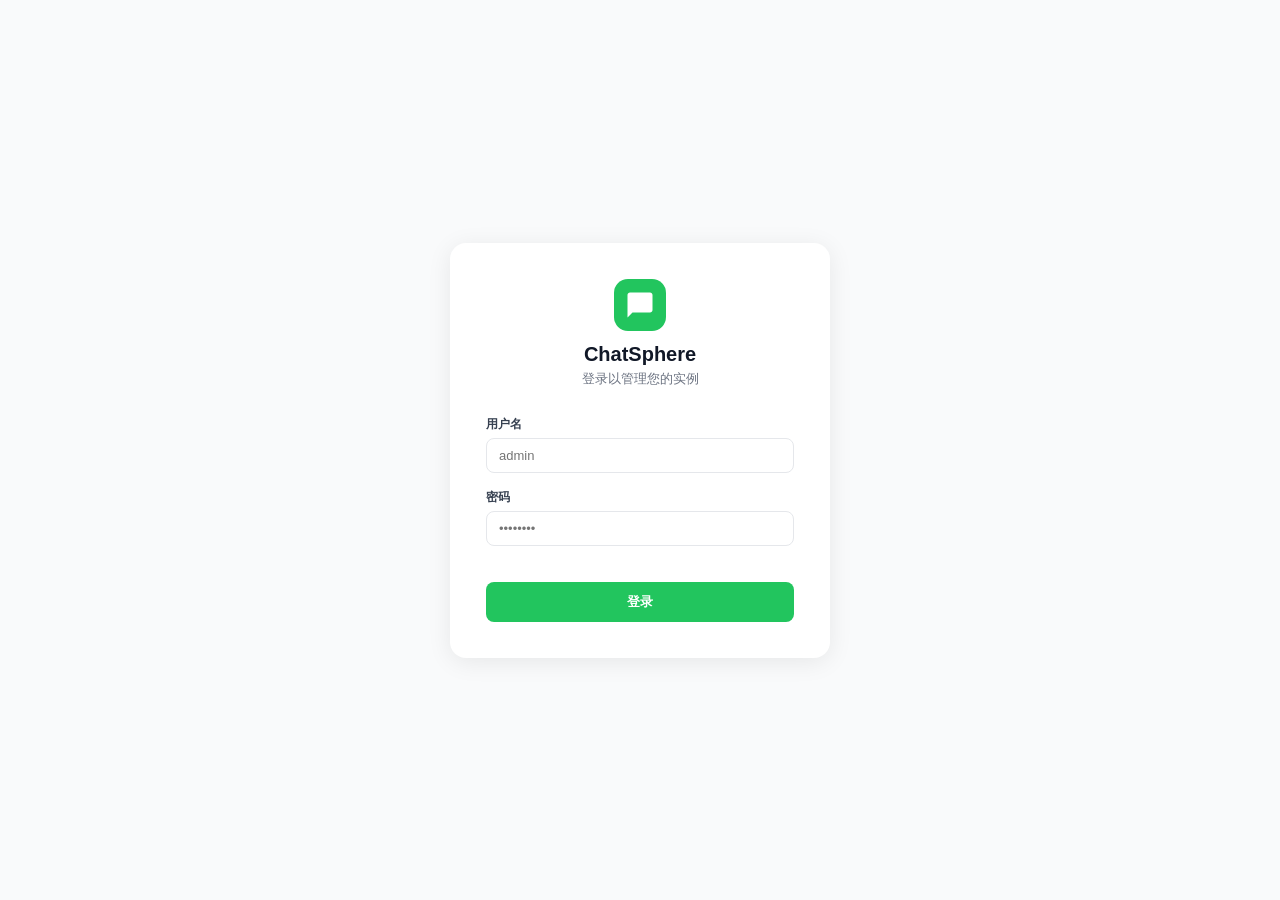
<file: web/admin/index.html>
<!DOCTYPE html>
<html lang="zh">
<head>
<meta charset="UTF-8">
<meta name="viewport" content="width=device-width, initial-scale=1.0">
<title>ChatSphere 管理后台</title>
<style>
*,*::before,*::after{box-sizing:border-box;margin:0;padding:0}
:root{
  --g:#22c55e;--gd:#16a34a;--gl:#dcfce7;
  --bg:#f9fafb;--white:#fff;--text:#111827;--muted:#6b7280;
  --border:#e5e7eb;--sidebar:#111827;--sidebar-text:#9ca3af;
  --danger:#ef4444;--warn:#f59e0b;--info:#3b82f6;
}
body{font-family:-apple-system,BlinkMacSystemFont,'Segoe UI',sans-serif;background:var(--bg);color:var(--text);min-height:100vh;display:flex}

#sidebar{width:220px;min-height:100vh;background:var(--sidebar);display:flex;flex-direction:column;flex-shrink:0;position:sticky;top:0;height:100vh;overflow-y:auto}
.logo{display:flex;align-items:center;gap:10px;padding:20px 16px;border-bottom:1px solid rgba(255,255,255,.08)}
.logo-icon{width:34px;height:34px;background:var(--g);border-radius:8px;display:flex;align-items:center;justify-content:center}
.logo-icon svg{width:20px;height:20px;fill:white}
.logo-name{color:white;font-size:16px;font-weight:700;letter-spacing:-.3px}
.logo-ver{color:#6b7280;font-size:11px}
nav{padding:12px 8px;flex:1}
.nav-section{font-size:10px;font-weight:600;color:#4b5563;text-transform:uppercase;letter-spacing:.8px;padding:8px 10px 4px}
.nav-item{display:flex;align-items:center;gap:10px;padding:9px 10px;border-radius:8px;cursor:pointer;color:var(--sidebar-text);font-size:13px;font-weight:500;transition:all .15s;text-decoration:none;user-select:none;margin-bottom:1px}
.nav-item:hover{background:rgba(255,255,255,.07);color:white}
.nav-item.active{background:rgba(34,197,94,.18);color:#4ade80}
.nav-item svg{width:17px;height:17px;fill:currentColor;flex-shrink:0}
.sidebar-footer{padding:12px;border-top:1px solid rgba(255,255,255,.08)}
.admin-pill{display:flex;align-items:center;gap:8px;padding:8px 10px;border-radius:8px;background:rgba(255,255,255,.06)}
.admin-avatar{width:28px;height:28px;border-radius:50%;background:var(--g);display:flex;align-items:center;justify-content:center;font-size:12px;font-weight:700;color:white}
.admin-name{color:white;font-size:12px;font-weight:600}
.admin-role{color:#6b7280;font-size:10px}
.logout-btn{background:none;border:none;color:#6b7280;cursor:pointer;font-size:11px;margin-top:8px;width:100%;text-align:center;transition:color .15s}
.logout-btn:hover{color:#ef4444}

#main{flex:1;overflow:hidden;display:flex;flex-direction:column}
.topbar{background:var(--white);border-bottom:1px solid var(--border);padding:0 24px;height:56px;display:flex;align-items:center;justify-content:space-between;flex-shrink:0}
.topbar-title{font-size:17px;font-weight:700}
.topbar-right{display:flex;align-items:center;gap:12px}
.btn{display:inline-flex;align-items:center;justify-content:center;gap:7px;padding:8px 16px;border-radius:8px;font-size:13px;font-weight:600;cursor:pointer;border:none;transition:all .15s}
.btn-primary{background:var(--g);color:white}.btn-primary:hover{background:var(--gd)}
.btn-danger{background:var(--danger);color:white}.btn-danger:hover{background:#dc2626}
.btn-outline{background:transparent;border:1.5px solid var(--border);color:var(--muted)}.btn-outline:hover{border-color:var(--g);color:var(--g)}
.btn-sm{padding:5px 12px;font-size:12px}
.btn-xs{padding:3px 8px;font-size:11px}
.content{flex:1;overflow-y:auto;padding:24px}

.stats-grid{display:grid;grid-template-columns:repeat(auto-fill,minmax(180px,1fr));gap:16px;margin-bottom:24px}
.stat-card{background:var(--white);border-radius:12px;padding:20px;border:1px solid var(--border)}
.stat-card-top{display:flex;align-items:center;justify-content:space-between;margin-bottom:12px}
.stat-icon{width:38px;height:38px;border-radius:10px;display:flex;align-items:center;justify-content:center}
.stat-icon.g{background:var(--gl)}.stat-icon.g svg{fill:var(--gd)}
.stat-icon.b{background:#dbeafe}.stat-icon.b svg{fill:#1d4ed8}
.stat-icon.o{background:#ffedd5}.stat-icon.o svg{fill:#c2410c}
.stat-icon.r{background:#fee2e2}.stat-icon.r svg{fill:#dc2626}
.stat-icon svg{width:20px;height:20px}
.stat-num{font-size:28px;font-weight:800;line-height:1}
.stat-label{font-size:12px;color:var(--muted);margin-top:4px}

.table-wrap{background:var(--white);border-radius:12px;border:1px solid var(--border);overflow:hidden}
.table-header{padding:16px 20px;border-bottom:1px solid var(--border);display:flex;align-items:center;justify-content:space-between;gap:12px}
.table-header h3{font-size:15px;font-weight:700}
.search-box{display:flex;align-items:center;gap:8px;border:1.5px solid var(--border);border-radius:8px;padding:6px 12px;font-size:13px;background:var(--bg)}
.search-box input{border:none;outline:none;background:transparent;font-size:13px;width:160px;color:var(--text)}
.search-box svg{width:15px;height:15px;fill:var(--muted);flex-shrink:0}
table{width:100%;border-collapse:collapse}
th{font-size:11px;font-weight:600;text-transform:uppercase;letter-spacing:.5px;color:var(--muted);padding:10px 16px;text-align:left;background:#f8fafc;border-bottom:1px solid var(--border)}
td{padding:12px 16px;border-bottom:1px solid #f3f4f6;font-size:13px;vertical-align:middle}
tr:last-child td{border-bottom:none}
tr:hover td{background:#fafafa}
.badge{display:inline-flex;align-items:center;padding:3px 9px;border-radius:20px;font-size:11px;font-weight:600}
.badge-green{background:var(--gl);color:#15803d}
.badge-blue{background:#dbeafe;color:#1e40af}
.badge-red{background:#fee2e2;color:#991b1b}
.badge-gray{background:#f3f4f6;color:#374151}
.badge-yellow{background:#fef9c3;color:#854d0e}
.user-cell{display:flex;align-items:center;gap:10px}
.u-avatar{width:30px;height:30px;border-radius:50%;display:flex;align-items:center;justify-content:center;font-size:12px;font-weight:700;color:white;flex-shrink:0}
.u-name{font-weight:600;font-size:13px}
.u-email{font-size:11px;color:var(--muted)}
.actions-cell{display:flex;gap:6px;flex-wrap:wrap}

.modal-backdrop{position:fixed;inset:0;background:rgba(0,0,0,.4);display:flex;align-items:center;justify-content:center;z-index:999;padding:16px}
.modal{background:var(--white);border-radius:16px;padding:28px;width:100%;max-width:480px;box-shadow:0 20px 60px rgba(0,0,0,.15)}
.modal h3{font-size:17px;font-weight:700;margin-bottom:16px}
.form-group{margin-bottom:16px}
.form-row-2{display:grid;grid-template-columns:1fr 1fr;gap:12px}
label{display:block;font-size:12px;font-weight:600;margin-bottom:5px;color:#374151}
input,select,textarea{width:100%;padding:9px 12px;border:1.5px solid var(--border);border-radius:8px;font-size:13px;outline:none;font-family:inherit;color:var(--text);background:var(--white)}
input:focus,select:focus,textarea:focus{border-color:var(--g)}
textarea{resize:vertical;min-height:80px}
.toggle-row{display:flex;align-items:center;justify-content:space-between;padding:10px 0}
.toggle{position:relative;display:inline-flex;width:38px;height:21px}
.toggle input{opacity:0;width:0;height:0}
.slider{position:absolute;inset:0;background:#d1d5db;border-radius:11px;cursor:pointer;transition:.3s}
.slider::before{content:'';position:absolute;width:15px;height:15px;left:3px;top:3px;background:white;border-radius:50%;transition:.3s}
.toggle input:checked+.slider{background:var(--g)}
.toggle input:checked+.slider::before{transform:translateX(17px)}
.modal-actions{display:flex;justify-content:flex-end;gap:8px;margin-top:20px}

.pagination{display:flex;align-items:center;justify-content:center;gap:4px;margin-top:16px}
.page-btn{width:32px;height:32px;border-radius:6px;border:1.5px solid var(--border);background:var(--white);cursor:pointer;font-size:13px;font-weight:500;transition:all .15s;display:flex;align-items:center;justify-content:center}
.page-btn.active{background:var(--g);border-color:var(--g);color:white}
.page-btn:hover:not(.active){border-color:var(--g);color:var(--g)}

.empty-state{text-align:center;padding:48px 24px;color:var(--muted)}
.empty-state svg{width:40px;height:40px;fill:var(--border);margin-bottom:12px}
.empty-state p{font-size:14px}
.tag{display:inline-block;padding:2px 8px;border-radius:4px;font-size:11px;font-weight:600;background:#f3f4f6;color:#374151}
.msg-content{max-width:360px;overflow:hidden;text-overflow:ellipsis;white-space:nowrap;font-size:13px}
.embed-box{background:#1e293b;border-radius:8px;padding:14px;font-family:'Courier New',monospace;font-size:12px;color:#94a3b8;white-space:pre;overflow-x:auto;margin-bottom:12px}
.embed-box .hl{color:#4ade80}
.section-tabs{display:flex;gap:2px;background:#f3f4f6;border-radius:8px;padding:3px;margin-bottom:20px}
.tab{padding:7px 16px;border-radius:6px;font-size:13px;font-weight:500;cursor:pointer;transition:all .15s;color:var(--muted)}
.tab.active{background:var(--white);color:var(--text);box-shadow:0 1px 4px rgba(0,0,0,.08)}
.notice{padding:12px 16px;border-radius:8px;font-size:13px;margin-bottom:16px}
.notice-info{background:#eff6ff;color:#1e40af;border:1px solid #bfdbfe}
.notice-warn{background:#fffbeb;color:#78350f;border:1px solid #fde68a}

.wgt-cfg{background:var(--white);border-radius:12px;border:1px solid var(--border);padding:20px;margin-bottom:20px}
.wgt-cfg h3{font-size:15px;font-weight:700;margin-bottom:16px}
.pos-grid{display:grid;grid-template-columns:1fr 1fr;gap:8px;max-width:280px}
.pos-btn{padding:10px;border:1.5px solid var(--border);border-radius:8px;cursor:pointer;font-size:12px;font-weight:500;text-align:center;transition:all .15s;background:var(--white)}
.pos-btn:hover{border-color:var(--g);color:var(--g)}
.pos-btn.active{border-color:var(--g);background:var(--gl);color:#15803d;font-weight:700}
.lang-btn{padding:4px 10px;border:1.5px solid var(--border);border-radius:6px;font-size:12px;font-weight:600;cursor:pointer;background:var(--white);color:var(--muted);transition:all .15s}
.lang-btn:hover{border-color:var(--g);color:var(--g)}
</style>
</head>
<body>

<div id="login-screen" style="flex:1;display:flex;align-items:center;justify-content:center;min-height:100vh;background:var(--bg)">
  <div style="background:white;border-radius:16px;padding:36px;width:380px;box-shadow:0 4px 24px rgba(0,0,0,.08)">
    <div style="text-align:center;margin-bottom:28px">
      <div style="width:52px;height:52px;background:#22c55e;border-radius:14px;display:flex;align-items:center;justify-content:center;margin:0 auto 12px">
        <svg width="30" height="30" viewBox="0 0 24 24" fill="white"><path d="M20 2H4c-1.1 0-2 .9-2 2v18l4-4h14c1.1 0 2-.9 2-2V4c0-1.1-.9-2-2-2z"/></svg>
      </div>
      <h2 style="font-size:20px;font-weight:800">ChatSphere</h2>
      <p id="l-subtitle" style="font-size:13px;color:#6b7280;margin-top:4px"></p>
    </div>
    <div class="form-group">
      <label id="l-label-user"></label>
      <input id="l-user" type="text" placeholder="admin" autocomplete="username">
    </div>
    <div class="form-group">
      <label id="l-label-pass"></label>
      <input id="l-pass" type="password" placeholder="••••••••" autocomplete="current-password">
    </div>
    <div id="l-err" style="color:#ef4444;font-size:12px;margin:-8px 0 12px;min-height:16px"></div>
    <button id="l-btn" class="btn btn-primary" style="width:100%;padding:11px" onclick="doLogin()"></button>
  </div>
</div>

<div id="modal-container"></div>

<script>
// ── i18n ──────────────────────────────────────────────────────────────────────
const L = {
  zh: {
    app_title:'ChatSphere 管理后台', login_subtitle:'登录以管理您的实例',
    username:'用户名', password:'密码', sign_in:'登录', sign_out:'退出登录',
    connecting_error:'连接错误，请重试', invalid_creds:'账号或密码错误，或权限不足',
    super_admin:'超级管理员',
    overview:'概览', dashboard:'仪表盘', content:'内容管理',
    channels:'频道', messages:'消息', reports:'举报',
    safety:'安全', moderation:'敏感词管理',
    people:'用户', users:'用户管理', configure:'配置',
    widget_embed:'嵌入设置',
    reg_users:'注册用户', total_msgs:'消息总数', active_channels:'活跃频道', pending_reports:'待处理举报',
    quick_start:'快速开始', quick_start_msg:'在您的网页中加入以下代码（放在 &lt;/body&gt; 前）即可嵌入聊天组件。前往',
    quick_start_link:'嵌入设置', quick_start_msg2:'查看嵌入代码。',
    new_channel:'+ 新建频道', name:'名称', description:'频道公告', status:'状态',
    default:'默认', anonymous:'允许匿名', actions:'操作',
    active:'活跃', inactive:'未启用', yes:'是', no:'否',
    edit:'编辑', remove:'移除', new_channel_title:'新建频道', edit_channel_title:'编辑频道',
    slug:'标识符', telegram_url:'Telegram 链接', max_msg_len:'最大消息长度', welcome_msg:'欢迎语',
    rate_limit:'发送限速（秒）', accent_color:'主题色',
    allow_active:'启用频道', allow_default:'设为默认频道', allow_anon:'允许匿名', allow_dm:'允许私聊',
    cancel:'取消', save:'保存',
    search_msg:'搜索消息…', user:'用户', message:'消息', channel:'频道', time:'时间', action:'操作',
    anon:'匿名', delete_btn:'删除',
    role:'角色', reputation:'等级', joined:'注册时间', ban:'封禁', unban:'解封', rep:'调整经验',
    pending:'待处理', resolved:'已处理', dismissed:'已忽略',
    report_id:'ID', msg_id:'消息ID', reason:'原因', reported:'举报时间',
    resolve:'处理', dismiss:'忽略',
    pattern:'规则模式', type:'类型', scope:'范围', added:'添加时间',
    add_rule:'+ 添加规则', bw_info:'敏感词在每条消息发送时检查。<strong>全局规则</strong>适用于所有频道；频道规则只适用于该频道。缓存每5分钟刷新。',
    global:'全局', literal:'精确匹配', regex:'正则',
    add_bw_title:'添加敏感词', bw_pattern:'匹配模式', bw_scope:'范围',
    bw_global:'全局（所有频道）', bw_regex_label:'正则表达式',
    bw_hint:'精确匹配：不区分大小写。正则：Go regexp 语法。', add:'添加规则',
    set_rep_title:'调整经验值', rep_score:'经验值（XP）',
    deactivate_confirm:'确认停用该频道？', delete_msg_confirm:'确认删除该消息？',
    ban_confirm:'确认封禁该用户？', remove_rule_confirm:'确认删除该规则？',
    no_channels:'暂无频道', no_messages:'未找到消息', no_users:'暂无用户',
    no_reports:'该分类下暂无举报', no_blocked_words:'暂无敏感词规则',
    loading:'加载中…',
    wgt_customize:'自定义配置', wgt_position:'位置',
    wgt_accent:'主题色', wgt_chat_title:'聊天标题', wgt_notice:'公告文字',
    wgt_title_placeholder:'聊天', wgt_notice_placeholder:'欢迎来到聊天室',
    wgt_pos_br:'右下角', wgt_pos_bl:'左下角', wgt_pos_tr:'右上角', wgt_pos_tl:'左上角',
    wgt_offset:'位距（px）', wgt_offset_hint:'距边缘像素数（8-80）',
    wgt_auto:'脚本标签嵌入（最简单）', wgt_manual:'手动初始化（更灵活）',
    wgt_preview:'实时预览', wgt_preview_desc:'该组件已在本页激活，可在对应位置找到聊天按钮。',
    copy:'复制', copied:'已复制！',
    bots:'机器人', new_bot:'+ 新建机器人', bot_name:'机器人名称', bot_avatar:'头像颜色',
    bot_channel:'绑定频道', bot_channel_all:'所有频道', bot_interval:'推送间隔（小时）',
    bot_webhook:'Webhook URL', bot_tg_token:'Telegram Bot Token', bot_tg_chat:'Telegram Chat ID',
    bot_active:'启用', bot_fire:'立即推送', new_bot_title:'新建机器人', edit_bot_title:'编辑机器人',
    bot_fire_confirm:'立即推送？', no_bots:'暂无机器人', bot_last_fired:'上次推送',
    bot_info:'机器人按设定间隔调用 Webhook 获取推荐内容并发送到频道。Webhook 需返回 JSON：{"cards":[{"title":"…","poster":"…","desc":"…","link":"…"}]}',
  },
  en: {
    app_title:'ChatSphere Admin', login_subtitle:'Sign in to manage your instance',
    username:'Username', password:'Password', sign_in:'Sign In', sign_out:'Sign Out',
    connecting_error:'Connection error, please retry', invalid_creds:'Invalid credentials or insufficient permission',
    super_admin:'Super Admin',
    overview:'Overview', dashboard:'Dashboard', content:'Content',
    channels:'Channels', messages:'Messages', reports:'Reports',
    safety:'Safety', moderation:'Moderation',
    people:'People', users:'Users', configure:'Configure',
    widget_embed:'Widget & Embed',
    reg_users:'Registered Users', total_msgs:'Total Messages', active_channels:'Active Channels', pending_reports:'Pending Reports',
    quick_start:'Quick Start', quick_start_msg:'Copy one of the snippets below and paste into your webpage before &lt;/body&gt;. Go to',
    quick_start_link:'Widget & Embed', quick_start_msg2:'to get the embed code.',
    new_channel:'+ New Channel', name:'Name', description:'Announcement', status:'Status',
    default:'Default', anonymous:'Anonymous', actions:'Actions',
    active:'Active', inactive:'Inactive', yes:'Yes', no:'No',
    edit:'Edit', remove:'Remove', new_channel_title:'New Channel', edit_channel_title:'Edit Channel',
    slug:'Slug', telegram_url:'Telegram URL', max_msg_len:'Max Msg Length', welcome_msg:'Welcome Message',
    rate_limit:'Rate Limit (s)', accent_color:'Accent Color',
    allow_active:'Active', allow_default:'Default Channel', allow_anon:'Allow Anonymous', allow_dm:'Allow DMs',
    cancel:'Cancel', save:'Save',
    search_msg:'Search messages…', user:'User', message:'Message', channel:'Channel', time:'Time', action:'Action',
    anon:'Anonymous', delete_btn:'Delete',
    role:'Role', reputation:'Level', joined:'Joined', ban:'Ban', unban:'Unban', rep:'Adjust XP',
    pending:'Pending', resolved:'Resolved', dismissed:'Dismissed',
    report_id:'ID', msg_id:'Msg ID', reason:'Reason', reported:'Reported',
    resolve:'Resolve', dismiss:'Dismiss',
    pattern:'Pattern', type:'Type', scope:'Scope', added:'Added',
    add_rule:'+ Add Rule', bw_info:'Blocked words are checked on every message. <strong>Global rules</strong> apply to all channels; channel-specific rules apply only to that channel. Cache refreshes every 5 minutes.',
    global:'Global', literal:'Literal', regex:'Regex',
    add_bw_title:'Add Blocked Word', bw_pattern:'Pattern', bw_scope:'Scope',
    bw_global:'Global (all channels)', bw_regex_label:'Regex pattern',
    bw_hint:'Literal: case-insensitive substring match. Regex: full Go regexp syntax.', add:'Add Rule',
    set_rep_title:'Adjust XP', rep_score:'Experience Points (XP)',
    deactivate_confirm:'Deactivate this channel?', delete_msg_confirm:'Delete this message?',
    ban_confirm:'Ban this user?', remove_rule_confirm:'Remove this rule?',
    no_channels:'No channels yet', no_messages:'No messages found', no_users:'No users yet',
    no_reports:'No reports in this category', no_blocked_words:'No blocked words configured',
    loading:'Loading…',
    wgt_customize:'Customize', wgt_position:'Position',
    wgt_accent:'Accent Color', wgt_chat_title:'Chat Title', wgt_notice:'Notice Text',
    wgt_title_placeholder:'Chat', wgt_notice_placeholder:'Welcome to chat',
    wgt_pos_br:'Bottom Right', wgt_pos_bl:'Bottom Left', wgt_pos_tr:'Top Right', wgt_pos_tl:'Top Left',
    wgt_offset:'Offset (px)', wgt_offset_hint:'Distance from edge in pixels (8-80)',
    wgt_auto:'Script tag (simplest)', wgt_manual:'Manual init (more control)',
    wgt_preview:'Live Preview', wgt_preview_desc:'The widget is active on this page. Look for the chat button.',
    copy:'Copy', copied:'Copied!',
    bots:'Bots', new_bot:'+ New Bot', bot_name:'Bot Name', bot_avatar:'Avatar Color',
    bot_channel:'Channel', bot_channel_all:'All Channels', bot_interval:'Interval (hours)',
    bot_webhook:'Webhook URL', bot_tg_token:'Telegram Bot Token', bot_tg_chat:'Telegram Chat ID',
    bot_active:'Active', bot_fire:'Fire Now', new_bot_title:'New Bot', edit_bot_title:'Edit Bot',
    bot_fire_confirm:'Fire this bot now?', no_bots:'No bots yet', bot_last_fired:'Last Fired',
    bot_info:'Bots call a Webhook URL on a schedule and post recommendation cards to the channel. The webhook must return JSON: {"cards":[{"title":"…","poster":"…","desc":"…","link":"…"}]}',
  }
}
let lang = localStorage.getItem('cs_lang') || 'zh'
function t(k) { return (L[lang]||L.zh)[k] || k }
function switchLang() {
  lang = lang === 'zh' ? 'en' : 'zh'
  localStorage.setItem('cs_lang', lang)
  applyLang()
}
function applyLang() {
  document.documentElement.lang = lang === 'zh' ? 'zh' : 'en'
  document.title = t('app_title')
  const ls = document.getElementById('login-screen')
  if (ls && ls.style.display !== 'none') {
    document.getElementById('l-subtitle').textContent = t('login_subtitle')
    document.getElementById('l-label-user').textContent = t('username')
    document.getElementById('l-label-pass').textContent = t('password')
    document.getElementById('l-btn').textContent = t('sign_in')
  }
  const lb = document.getElementById('lang-toggle')
  if (lb) lb.textContent = lang === 'zh' ? 'EN' : '中'
  document.querySelectorAll('[data-k]').forEach(el => { el.textContent = t(el.getAttribute('data-k')) })
  if (state.token && state.currentPage) show(state.currentPage)
}

// ── State ─────────────────────────────────────────────────────────────────────
const state = {
  token: null, user: null, channels: [], currentPage: 'dashboard', statsTimer: null,
  widgetCfg: { position: 'bottom-right', accent: '', title: '', notice: '', offset: 20 }
}

// ── API ───────────────────────────────────────────────────────────────────────
const api = {
  base: '/admin/api',
  async req(method, path, body) {
    const opts = { method, headers: { 'Content-Type': 'application/json' } }
    if (state.token) opts.headers['Authorization'] = 'Bearer ' + state.token
    if (body) opts.body = JSON.stringify(body)
    try {
      const r = await fetch(this.base + path, opts)
      if (r.status === 401) { logout(); return null }
      if (!r.ok) return null
      return r.json()
    } catch(e) { return null }
  },
  get(p)    { return this.req('GET', p) },
  post(p,b) { return this.req('POST', p, b) },
  put(p,b)  { return this.req('PUT', p, b) },
  del(p)    { return this.req('DELETE', p) },
}

// ── Auth ──────────────────────────────────────────────────────────────────────
async function doLogin() {
  const user = document.getElementById('l-user').value.trim()
  const pass = document.getElementById('l-pass').value
  if (!user || !pass) return
  try {
    const r = await fetch('/api/auth/login', {
      method: 'POST', headers: {'Content-Type':'application/json'},
      body: JSON.stringify({username: user, password: pass})
    })
    const d = await r.json()
    if (!d.token || d.user?.role !== 'admin') {
      document.getElementById('l-err').textContent = t('invalid_creds')
      return
    }
    state.token = d.token; state.user = d.user
    localStorage.setItem('cs_admin_token', d.token)
    showApp()
  } catch(e) {
    document.getElementById('l-err').textContent = t('connecting_error')
  }
}

function logout() {
  state.token = null; state.user = null
  if (state.statsTimer) { clearInterval(state.statsTimer); state.statsTimer = null }
  localStorage.removeItem('cs_admin_token')
  const sidebar = document.getElementById('sidebar')
  const appShell = document.getElementById('app-shell')
  if (sidebar) sidebar.remove()
  if (appShell) appShell.remove()
  document.getElementById('login-screen').style.display = 'flex'
  applyLang()
}

function showApp() {
  document.getElementById('login-screen').style.display = 'none'

  const aside = document.createElement('aside')
  aside.id = 'sidebar'
  aside.innerHTML = `
    <div class="logo">
      <div class="logo-icon"><svg viewBox="0 0 24 24"><path d="M20 2H4c-1.1 0-2 .9-2 2v18l4-4h14c1.1 0 2-.9 2-2V4c0-1.1-.9-2-2-2z"/></svg></div>
      <div><div class="logo-name">ChatSphere</div><div class="logo-ver">v1.0</div></div>
    </div>
    <nav>
      <div class="nav-section" data-k="overview"></div>
      <a class="nav-item active" onclick="show('dashboard')"><svg viewBox="0 0 24 24"><path d="M3 13h8V3H3v10zm0 8h8v-6H3v6zm10 0h8V11h-8v10zm0-18v6h8V3h-8z"/></svg><span data-k="dashboard"></span></a>
      <div class="nav-section" data-k="content"></div>
      <a class="nav-item" onclick="show('channels')"><svg viewBox="0 0 24 24"><path d="M20 2H4c-1.1 0-2 .9-2 2v18l4-4h14c1.1 0 2-.9 2-2V4c0-1.1-.9-2-2-2zm-2 10H6v-2h12v2zm0-3H6V7h12v2z"/></svg><span data-k="channels"></span></a>
      <a class="nav-item" onclick="show('messages')"><svg viewBox="0 0 24 24"><path d="M21.99 4c0-1.1-.89-2-1.99-2H4c-1.1 0-2 .9-2 2v12c0 1.1.9 2 2 2h14l4 4-.01-18z"/></svg><span data-k="messages"></span></a>
      <a class="nav-item" onclick="show('reports')"><svg viewBox="0 0 24 24"><path d="M12 2C6.48 2 2 6.48 2 12s4.48 10 10 10 10-4.48 10-10S17.52 2 12 2zm1 15h-2v-2h2v2zm0-4h-2V7h2v6z"/></svg><span data-k="reports"></span><span id="report-badge" style="margin-left:auto;background:#ef4444;color:white;font-size:10px;padding:1px 6px;border-radius:9px;display:none"></span></a>
      <div class="nav-section" data-k="safety"></div>
      <a class="nav-item" onclick="show('moderation')"><svg viewBox="0 0 24 24"><path d="M12 1L3 5v6c0 5.55 3.84 10.74 9 12 5.16-1.26 9-6.45 9-12V5l-9-4zm-1 14l-3-3 1.41-1.41L11 12.17l4.59-4.58L17 9l-6 6z"/></svg><span data-k="moderation"></span></a>
      <div class="nav-section" data-k="people"></div>
      <a class="nav-item" onclick="show('users')"><svg viewBox="0 0 24 24"><path d="M16 11c1.66 0 2.99-1.34 2.99-3S17.66 5 16 5c-1.66 0-3 1.34-3 3s1.34 3 3 3zm-8 0c1.66 0 2.99-1.34 2.99-3S9.66 5 8 5C6.34 5 5 6.34 5 8s1.34 3 3 3zm0 2c-2.33 0-7 1.17-7 3.5V19h14v-2.5c0-2.33-4.67-3.5-7-3.5zm8 0c-.29 0-.62.02-.97.05 1.16.84 1.97 1.97 1.97 3.45V19h6v-2.5c0-2.33-4.67-3.5-7-3.5z"/></svg><span data-k="users"></span></a>
      <div class="nav-section" data-k="configure"></div>
      <a class="nav-item" onclick="show('widget')"><svg viewBox="0 0 24 24"><path d="M20.5 11H19V7c0-1.1-.9-2-2-2h-4V3.5C13 2.12 11.88 1 10.5 1S8 2.12 8 3.5V5H4c-1.1 0-1.99.9-1.99 2v3.8H3.5c1.49 0 2.7 1.21 2.7 2.7s-1.21 2.7-2.7 2.7H2V20c0 1.1.9 2 2 2h3.8v-1.5c0-1.49 1.21-2.7 2.7-2.7 1.49 0 2.7 1.21 2.7 2.7V22H17c1.1 0 2-.9 2-2v-4h1.5c1.38 0 2.5-1.12 2.5-2.5S21.88 11 20.5 11z"/></svg><span data-k="widget_embed"></span></a>
      <a class="nav-item" onclick="show('bots')"><svg viewBox="0 0 24 24"><path d="M12 2a2 2 0 0 1 2 2c0 .74-.4 1.39-1 1.73V7h1a7 7 0 0 1 7 7H4a7 7 0 0 1 7-7h1V5.73c-.6-.34-1-.99-1-1.73a2 2 0 0 1 2-2M7 14v2h2v-2H7m8 0v2h2v-2h-2M4 21v-1c0-2.21 3.58-4 8-4s8 1.79 8 4v1H4z"/></svg><span data-k="bots"></span></a>
      <a class="nav-item" onclick="show('domains')"><svg viewBox="0 0 24 24"><path d="M11.99 2C6.47 2 2 6.48 2 12s4.47 10 9.99 10C17.52 22 22 17.52 22 12S17.52 2 11.99 2zm6.93 6h-2.95c-.32-1.25-.78-2.45-1.38-3.56 1.84.63 3.37 1.9 4.33 3.56zM12 4.04c.83 1.2 1.48 2.53 1.91 3.96h-3.82c.43-1.43 1.08-2.76 1.91-3.96zM4.26 14C4.1 13.36 4 12.69 4 12s.1-1.36.26-2h3.38c-.08.66-.14 1.32-.14 2s.06 1.34.14 2H4.26zm.82 2h2.95c.32 1.25.78 2.45 1.38 3.56-1.84-.63-3.37-1.9-4.33-3.56zm2.95-8H5.08c.96-1.66 2.49-2.93 4.33-3.56C8.81 5.55 8.35 6.75 8.03 8zM12 19.96c-.83-1.2-1.48-2.53-1.91-3.96h3.82c-.43 1.43-1.08 2.76-1.91 3.96zM14.34 14H9.66c-.09-.66-.16-1.32-.16-2s.07-1.35.16-2h4.68c.09.65.16 1.32.16 2s-.07 1.34-.16 2zm.25 5.56c.6-1.11 1.06-2.31 1.38-3.56h2.95c-.96 1.66-2.49 2.93-4.33 3.56zM16.36 14c.08-.66.14-1.32.14-2s-.06-1.34-.14-2h3.38c.16.64.26 1.31.26 2s-.1 1.36-.26 2h-3.38z"/></svg>允许域名</a>
    </nav>
    <div class="sidebar-footer">
      <div class="admin-pill">
        <div class="admin-avatar" id="sidebar-avatar">A</div>
        <div><div class="admin-name" id="sidebar-name">Admin</div><div class="admin-role" data-k="super_admin"></div></div>
      </div>
      <button class="logout-btn" onclick="logout()" data-k="sign_out"></button>
    </div>`
  document.body.insertBefore(aside, document.getElementById('modal-container'))

  const shell = document.createElement('div')
  shell.id = 'app-shell'
  shell.style.cssText = 'flex:1;overflow:hidden;display:flex;flex-direction:column'
  shell.innerHTML = `
    <div class="topbar">
      <div class="topbar-title" id="page-title"></div>
      <div class="topbar-right">
        <span id="topbar-domain" style="font-size:12px;color:#6b7280"></span>
        <button id="lang-toggle" class="lang-btn" onclick="switchLang()"></button>
      </div>
    </div>
    <div class="content" id="content"></div>`
  document.body.insertBefore(shell, document.getElementById('modal-container'))

  if (state.user) {
    document.getElementById('sidebar-name').textContent = state.user.username
    document.getElementById('sidebar-avatar').textContent = state.user.username[0].toUpperCase()
    document.getElementById('topbar-domain').textContent = window.location.hostname
  }
  document.querySelectorAll('[data-k]').forEach(el => { el.textContent = t(el.getAttribute('data-k')) })
  document.getElementById('lang-toggle').textContent = lang === 'zh' ? 'EN' : '中'
  show('dashboard')
  loadStats()
  if (state.statsTimer) clearInterval(state.statsTimer)
  state.statsTimer = setInterval(loadStats, 30000)
}

window.addEventListener('DOMContentLoaded', async () => {
  applyLang()
  const saved = localStorage.getItem('cs_admin_token')
  if (saved) {
    state.token = saved
    const d = await api.get('/stats')
    if (d) {
      try {
        const me = await fetch('/api/auth/me', {headers:{'Authorization':'Bearer '+saved}}).then(r=>r.json())
        if (me?.user?.role === 'admin') { state.user = me.user; showApp(); return }
      } catch(e) {}
    }
    localStorage.removeItem('cs_admin_token')
    state.token = null
  }
  document.getElementById('login-screen').style.display = 'flex'
  document.getElementById('l-user').addEventListener('keydown', e => e.key==='Enter' && doLogin())
  document.getElementById('l-pass').addEventListener('keydown', e => e.key==='Enter' && doLogin())
})

// ── Navigation ────────────────────────────────────────────────────────────────
function show(page) {
  state.currentPage = page
  document.querySelectorAll('.nav-item').forEach(el => el.classList.remove('active'))
  const map = {dashboard:0,channels:1,messages:2,reports:3,moderation:4,users:5,widget:6,bots:7}
  const items = document.querySelectorAll('.nav-item')
  if (items[map[page]] !== undefined) items[map[page]].classList.add('active')
  const titleKeys = {dashboard:'dashboard',channels:'channels',messages:'messages',reports:'reports',moderation:'moderation',users:'users',widget:'widget_embed',bots:'bots',domains:'允许域名'}
  document.getElementById('page-title').textContent = t(titleKeys[page] || page)
  const fns = {dashboard:renderDashboard,channels:renderChannels,messages:renderMessages,reports:renderReports,moderation:renderModeration,users:renderUsers,widget:renderWidget,bots:renderBots,domains:renderDomains}
  if (fns[page]) fns[page]()
}

// ── Dashboard ─────────────────────────────────────────────────────────────────
let stats = {}
async function loadStats() {
  stats = await api.get('/stats') || {}
  if (state.currentPage==='dashboard') renderDashboard()
  updateReportBadge()
}
function updateReportBadge() {
  const b = document.getElementById('report-badge')
  if (!b) return
  if (stats.pending_reports > 0) { b.textContent = stats.pending_reports; b.style.display = '' }
  else b.style.display = 'none'
}
function statCard(icon, num, label, cls) {
  return `<div class="stat-card">
    <div class="stat-card-top"><div class="stat-icon ${cls}">${icon}</div></div>
    <div class="stat-num">${num||0}</div><div class="stat-label">${label}</div>
  </div>`
}
function renderDashboard() {
  document.getElementById('content').innerHTML = `
    <div class="stats-grid">
      ${statCard('<svg viewBox="0 0 24 24"><path d="M16 11c1.66 0 2.99-1.34 2.99-3S17.66 5 16 5c-1.66 0-3 1.34-3 3s1.34 3 3 3zm-8 0c1.66 0 2.99-1.34 2.99-3S9.66 5 8 5C6.34 5 5 6.34 5 8s1.34 3 3 3zm0 2c-2.33 0-7 1.17-7 3.5V19h14v-2.5c0-2.33-4.67-3.5-7-3.5zm8 0c-.29 0-.62.02-.97.05 1.16.84 1.97 1.97 1.97 3.45V19h6v-2.5c0-2.33-4.67-3.5-7-3.5z"/></svg>',stats.users,t('reg_users'),'g')}
      ${statCard('<svg viewBox="0 0 24 24"><path d="M21.99 4c0-1.1-.89-2-1.99-2H4c-1.1 0-2 .9-2 2v12c0 1.1.9 2 2 2h14l4 4-.01-18z"/></svg>',stats.messages,t('total_msgs'),'b')}
      ${statCard('<svg viewBox="0 0 24 24"><path d="M20 2H4c-1.1 0-2 .9-2 2v18l4-4h14c1.1 0 2-.9 2-2V4c0-1.1-.9-2-2-2zm-2 10H6v-2h12v2zm0-3H6V7h12v2z"/></svg>',stats.channels,t('active_channels'),'o')}
      ${statCard('<svg viewBox="0 0 24 24"><path d="M12 2C6.48 2 2 6.48 2 12s4.48 10 10 10 10-4.48 10-10S17.52 2 12 2zm1 15h-2v-2h2v2zm0-4h-2V7h2v6z"/></svg>',stats.pending_reports,t('pending_reports'),'r')}
    </div>
    <div class="notice notice-info">
      <strong>${t('quick_start')}：</strong>${t('quick_start_msg')} <a href="#" onclick="show('widget')" style="color:#1d4ed8;font-weight:600">${t('quick_start_link')}</a>${t('quick_start_msg2')}
    </div>`
}

// ── Channels ──────────────────────────────────────────────────────────────────
async function renderChannels() {
  const data = await api.get('/channels')
  const channels = data?.channels || []
  state.channels = channels
  const rows = channels.map(c => `
    <tr>
      <td><strong>${esc(c.name)}</strong><br><small style="color:#6b7280">#${esc(c.slug)}</small></td>
      <td>${esc(c.description||'-')}</td>
      <td>${c.is_active?`<span class="badge badge-green">${t('active')}</span>`:`<span class="badge badge-gray">${t('inactive')}</span>`}</td>
      <td>${c.is_default?`<span class="badge badge-blue">${t('default')}</span>`:'-'}</td>
      <td>${c.allow_anonymous?t('yes'):t('no')}</td>
      <td class="actions-cell">
        <button class="btn btn-outline btn-xs" onclick="editChannel(${c.id})">${t('edit')}</button>
        <button class="btn btn-xs" style="background:#fee2e2;color:#991b1b" onclick="deleteChannel(${c.id})">${t('remove')}</button>
      </td>
    </tr>`).join('')
  document.getElementById('content').innerHTML = `
    <div style="display:flex;justify-content:flex-end;margin-bottom:16px">
      <button class="btn btn-primary" onclick="newChannel()">${t('new_channel')}</button>
    </div>
    <div class="table-wrap">
      <div class="table-header"><h3>${t('channels')}</h3></div>
      <table>
        <thead><tr><th>${t('name')}</th><th>${t('description')}</th><th>${t('status')}</th><th>${t('default')}</th><th>${t('anonymous')}</th><th>${t('actions')}</th></tr></thead>
        <tbody>${rows||emptyRow(6,t('no_channels'))}</tbody>
      </table>
    </div>`
}

function newChannel() { openChannelModal(null) }
async function editChannel(id) {
  const ch = state.channels.find(c=>c.id===id)
  if (ch) openChannelModal(ch)
}
async function deleteChannel(id) {
  if (!confirm(t('deactivate_confirm'))) return
  await api.del('/channels/'+id); renderChannels()
}
function openChannelModal(ch) {
  const isEdit = !!ch
  modal(`<h3>${isEdit?t('edit_channel_title'):t('new_channel_title')}</h3>
    <div class="form-row-2">
      <div class="form-group"><label>${t('name')}</label><input id="m-name" value="${esc(ch?.name||'')}"></div>
      <div class="form-group"><label>${t('slug')}</label><input id="m-slug" value="${esc(ch?.slug||'')}" ${isEdit?'':'oninput="autoSlug()"'}></div>
    </div>
    <div class="form-group"><label>${t('description')}</label><textarea id="m-desc">${esc(ch?.description||'')}</textarea></div>
    <div class="form-group"><label>${t('telegram_url')}</label><input id="m-tg" value="${esc(ch?.telegram_url||'')}"></div>
    <div class="form-group"><label>${t('welcome_msg')} <small style="color:#6b7280">${lang==='zh'?'（首次进入时对用户显示）':'(shown once to first-time visitors)'}</small></label><textarea id="m-welcome" rows="2">${esc(ch?.welcome_message||'')}</textarea></div>
    <div class="form-row-2">
      <div class="form-group"><label>${t('max_msg_len')}</label><input id="m-maxlen" type="number" value="${ch?.max_msg_length||200}"></div>
      <div class="form-group"><label>${t('rate_limit')}</label><input id="m-rate" type="number" value="${ch?.rate_limit_seconds||3}"></div>
    </div>
    <div class="form-group"><label>${t('accent_color')} <small style="color:#6b7280">(e.g. #f5a623)</small></label>
      <div style="display:flex;align-items:center;gap:8px">
        <input type="color" id="m-accent-pick" value="${ch?.accent_color||'#f5a623'}" style="width:40px;height:36px;padding:2px;border-radius:6px;cursor:pointer">
        <input id="m-accent" value="${esc(ch?.accent_color||'')}" placeholder="#f5a623" style="flex:1" oninput="syncColor(this.value)" maxlength="7">
      </div>
    </div>
    <div class="toggle-row"><span>${t('allow_active')}</span><label class="toggle"><input type="checkbox" id="m-active" ${ch?.is_active!==false?'checked':''}><span class="slider"></span></label></div>
    <div class="toggle-row"><span>${t('allow_default')}</span><label class="toggle"><input type="checkbox" id="m-default" ${ch?.is_default?'checked':''}><span class="slider"></span></label></div>
    <div class="toggle-row"><span>${t('allow_anon')}</span><label class="toggle"><input type="checkbox" id="m-anon" ${ch?.allow_anonymous!==false?'checked':''}><span class="slider"></span></label></div>
    <div class="toggle-row"><span>${t('allow_dm')}</span><label class="toggle"><input type="checkbox" id="m-allow-dm" ${ch?.allow_dm!==false?'checked':''}><span class="slider"></span></label></div>
    <div class="modal-actions">
      <button class="btn btn-outline" onclick="closeModal()">${t('cancel')}</button>
      <button class="btn btn-primary" onclick="saveChannel(${ch?.id||0})">${t('save')}</button>
    </div>`)
  if (!isEdit) document.getElementById('m-name').addEventListener('input', autoSlug)
  const pick = document.getElementById('m-accent-pick')
  if (pick) {
    pick.addEventListener('input', () => { document.getElementById('m-accent').value = pick.value })
    document.getElementById('m-accent').addEventListener('input', () => {
      const val = document.getElementById('m-accent').value
      if (/^#[0-9a-fA-F]{6}$/.test(val)) pick.value = val
    })
  }
}
function syncColor(val) {
  const pick = document.getElementById('m-accent-pick')
  if (pick && /^#[0-9a-fA-F]{6}$/.test(val)) pick.value = val
}
function autoSlug() {
  const name = document.getElementById('m-name').value
  let s = name.toLowerCase().replace(/[^a-z0-9]+/g,'-').replace(/^-|-$/g,'')
  if (!s && name.trim()) s = 'ch-' + Date.now().toString(36).slice(-6)
  document.getElementById('m-slug').value = s
}
async function saveChannel(id) {
  const body = {
    name: v('m-name'), slug: v('m-slug'), description: v('m-desc'),
    telegram_url: v('m-tg'), welcome_message: v('m-welcome'), max_msg_length: +v('m-maxlen'), rate_limit_seconds: +v('m-rate'),
    is_active: document.getElementById('m-active').checked,
    is_default: document.getElementById('m-default').checked,
    allow_anonymous: document.getElementById('m-anon').checked,
    allow_dm: document.getElementById('m-allow-dm').checked,
    accent_color: v('m-accent'),
  }
  if (id) await api.put('/channels/'+id, body)
  else await api.post('/channels', body)
  closeModal(); renderChannels()
}

// ── Messages ──────────────────────────────────────────────────────────────────
let msgPage = 1, msgQ = ''
async function renderMessages() {
  document.getElementById('content').innerHTML = `
    <div class="table-wrap">
      <div class="table-header">
        <h3>${t('messages')}</h3>
        <div class="search-box">
          <svg viewBox="0 0 24 24"><path d="M15.5 14h-.79l-.28-.27C15.41 12.59 16 11.11 16 9.5 16 5.91 13.09 3 9.5 3S3 5.91 3 9.5 5.91 16 9.5 16c1.61 0 3.09-.59 4.23-1.57l.27.28v.79l5 4.99L20.49 19l-4.99-5zm-6 0C7.01 14 5 11.99 5 9.5S7.01 5 9.5 5 14 7.01 14 9.5 11.99 14 9.5 14z"/></svg>
          <input id="msg-q" placeholder="${t('search_msg')}" oninput="msgQ=this.value;msgPage=1;loadMessages()">
        </div>
      </div>
      <table><thead><tr><th>${t('user')}</th><th>${t('message')}</th><th>${t('channel')}</th><th>${t('time')}</th><th>${t('action')}</th></tr></thead>
      <tbody id="msg-body"><tr><td colspan="5" class="empty-state"><p>${t('loading')}</p></td></tr></tbody></table>
    </div>
    <div class="pagination" id="msg-pag"></div>`
  loadMessages()
}
async function loadMessages() {
  const q = msgQ ? '&q='+encodeURIComponent(msgQ) : ''
  const data = await api.get(`/messages?page=${msgPage}${q}`)
  const msgs = data?.messages || []
  const rows = msgs.map(m => `<tr>
    <td><div class="user-cell"><div class="u-avatar" style="background:${m.avatar_color||'#6b7280'}">${(m.display_name||'?')[0].toUpperCase()}</div>
    <div><div class="u-name">${esc(m.display_name)}</div><div class="u-email">${m.is_anonymous?t('anon'):''}</div></div></div></td>
    <td><div class="msg-content" title="${esc(m.content)}">${esc(m.content)}</div></td>
    <td><span class="tag">ch:${m.channel_id}</span></td>
    <td style="white-space:nowrap;font-size:12px;color:#6b7280">${new Date(m.created_at).toLocaleString()}</td>
    <td><button class="btn btn-xs" style="background:#fee2e2;color:#991b1b" onclick="deleteMsg(${m.id})">${t('delete_btn')}</button></td>
  </tr>`).join('')
  document.getElementById('msg-body').innerHTML = rows || emptyRow(5,t('no_messages'))
}
async function deleteMsg(id) {
  if (!confirm(t('delete_msg_confirm'))) return
  await api.del('/messages/'+id); loadMessages()
}

// ── Users ─────────────────────────────────────────────────────────────────────
async function renderUsers() {
  document.getElementById('content').innerHTML = `
    <div class="table-wrap">
      <div class="table-header"><h3>${t('users')}</h3></div>
      <table><thead><tr><th>${t('user')}</th><th>${t('role')}</th><th>${t('reputation')}</th><th>${t('status')}</th><th>${t('joined')}</th><th>${t('actions')}</th></tr></thead>
      <tbody id="users-body"><tr><td colspan="6" class="empty-state"><p>${t('loading')}</p></td></tr></tbody></table>
    </div>`
  const data = await api.get('/users')
  const users = data?.users || []
  const roleBadge = r => r==='admin'?'badge-red':r==='moderator'?'badge-blue':'badge-gray'
  const rows = users.map(u => `<tr>
    <td><div class="user-cell">
      <div class="u-avatar" style="background:${u.avatar_color||'#6b7280'}">${(u.username||'?')[0].toUpperCase()}</div>
      <div><div class="u-name">${esc(u.username)}</div><div class="u-email">${esc(u.email||'')}</div></div>
    </div></td>
    <td><span class="badge ${roleBadge(u.role)}">${u.role}</span></td>
    <td>${levelBadge(u.reputation, u.role)}<span style="margin-left:6px;font-size:11px;color:#9ca3af">${u.reputation} XP</span></td>
    <td>${u.is_banned?`<span class="badge badge-red">${t('ban')}</span>`:`<span class="badge badge-green">${t('active')}</span>`}</td>
    <td style="font-size:12px;color:#6b7280">${new Date(u.created_at).toLocaleDateString()}</td>
    <td class="actions-cell">
      ${u.role!=='admin'?`
        ${u.is_banned
          ?`<button class="btn btn-xs btn-outline" onclick="unbanUser(${u.id})">${t('unban')}</button>`
          :`<button class="btn btn-xs" style="background:#fee2e2;color:#991b1b" onclick="banUser(${u.id})">${t('ban')}</button>`}
        <button class="btn btn-xs btn-outline" onclick="editRep(${u.id},${u.reputation})">${t('rep')}</button>
      `:'<span style="color:#6b7280;font-size:12px">—</span>'}
    </td>
  </tr>`).join('')
  document.getElementById('users-body').innerHTML = rows || emptyRow(6,t('no_users'))
}
async function banUser(id) { if (!confirm(t('ban_confirm'))) return; await api.put('/users/'+id+'/ban'); renderUsers() }
async function unbanUser(id) { await api.put('/users/'+id+'/unban'); renderUsers() }
function editRep(id, cur) {
  modal(`<h3>${t('set_rep_title')}</h3>
    <div class="form-group"><label>${t('rep_score')}</label><input id="rep-val" type="number" value="${cur}"></div>
    <div class="modal-actions">
      <button class="btn btn-outline" onclick="closeModal()">${t('cancel')}</button>
      <button class="btn btn-primary" onclick="saveRep(${id})">${t('save')}</button>
    </div>`)
}
async function saveRep(id) {
  await api.put('/users/'+id+'/reputation', {value: +document.getElementById('rep-val').value})
  closeModal(); renderUsers()
}

// ── Reports ───────────────────────────────────────────────────────────────────
async function renderReports() {
  document.getElementById('content').innerHTML = `
    <div class="section-tabs">
      <div class="tab active" onclick="switchReportTab('pending',this)">${t('pending')}</div>
      <div class="tab" onclick="switchReportTab('resolved',this)">${t('resolved')}</div>
      <div class="tab" onclick="switchReportTab('dismissed',this)">${t('dismissed')}</div>
    </div>
    <div class="table-wrap">
      <div class="table-header"><h3>${t('reports')}</h3></div>
      <table><thead><tr><th>${t('report_id')}</th><th>${t('msg_id')}</th><th>${t('reason')}</th><th>${t('status')}</th><th>${t('reported')}</th><th>${t('actions')}</th></tr></thead>
      <tbody id="reports-body"><tr><td colspan="6" class="empty-state"><p>${t('loading')}</p></td></tr></tbody></table>
    </div>`
  loadReports('pending')
}
async function loadReports(status) {
  const data = await api.get('/reports?status='+status)
  const reports = data?.reports || []
  const rows = reports.map(r => `<tr>
    <td>#${r.id}</td>
    <td>Msg #${r.message_id}</td>
    <td>${esc(r.reason||'-')}</td>
    <td><span class="badge ${r.status==='pending'?'badge-yellow':r.status==='resolved'?'badge-green':'badge-gray'}">${r.status}</span></td>
    <td style="font-size:12px;color:#6b7280">${new Date(r.created_at).toLocaleDateString()}</td>
    <td class="actions-cell">${r.status==='pending'?`
      <button class="btn btn-xs btn-primary" onclick="resolveReport(${r.id},'resolved')">${t('resolve')}</button>
      <button class="btn btn-xs btn-outline" onclick="resolveReport(${r.id},'dismissed')">${t('dismiss')}</button>
    `:'-'}</td>
  </tr>`).join('')
  document.getElementById('reports-body').innerHTML = rows || emptyRow(6,t('no_reports'))
  updateReportBadge()
}
function switchReportTab(status, el) {
  document.querySelectorAll('.section-tabs .tab').forEach(tab => tab.classList.remove('active'))
  el.classList.add('active'); loadReports(status)
}
async function resolveReport(id, status) {
  await api.put('/reports/'+id+'/resolve', {status})
  renderReports()
}

// ── Widget & Embed ────────────────────────────────────────────────────────────

async function renderWidget() {
  const content = document.getElementById('content');
  content.innerHTML = '<div style="padding:40px;text-align:center;color:#6b7280">加载中…</div>';
  let cfg = {server_url:'',channel:'general',position:'bottom-right',offset:20,title:'',notice:'',accent_color:'',lang:'zh'};
  let channels = [];
  try {
    const [cr, chR] = await Promise.all([api.get('/embed-config'), fetch('/api/channels').then(r=>r.json())]);
    if (cr && cr.config) cfg = cr.config;
    if (chR && chR.channels) channels = chR.channels;
  } catch(_) {}

  const positions = ['bottom-right','bottom-left','top-right','top-left'];
  const posLabels = {'bottom-right':'右下角','bottom-left':'左下角','top-right':'右上角','top-left':'左上角'};
  const langs = [{v:'zh',l:'中文'},{v:'en',l:'English'}];

  content.innerHTML = `
    <div class="table-wrap" style="max-width:680px;padding:20px;margin-bottom:16px">
      <h3 style="font-size:15px;font-weight:700;margin-bottom:16px">${t('widget_embed')}</h3>
      <div class="form-group">
        <label class="label" style="font-size:13px;font-weight:600;margin-bottom:4px;display:block">服务器地址</label>
        <input id="ec-server" class="input" placeholder="https://yourdomain.com" value="${esc(cfg.server_url)}" style="width:100%">
        <div style="font-size:11px;color:#6b7280;margin-top:3px">留空则自动使用当前域名</div>
      </div>
      <div class="form-group" style="margin-top:12px">
        <label class="label" style="font-size:13px;font-weight:600;margin-bottom:4px;display:block">默认频道</label>
        <select id="ec-channel" class="input" style="width:100%">
          ${channels.length ? channels.map(ch=>`<option value="${esc(ch.slug)}"${cfg.channel===ch.slug?' selected':''}>${esc(ch.name)} (${esc(ch.slug)})</option>`).join('') : `<option value="${esc(cfg.channel)}">${esc(cfg.channel)}</option>`}
        </select>
      </div>
      <div style="display:flex;gap:12px;margin-top:12px;flex-wrap:wrap">
        <div style="flex:1;min-width:140px">
          <label class="label" style="font-size:13px;font-weight:600;margin-bottom:4px;display:block">位置</label>
          <select id="ec-position" class="input" style="width:100%">
            ${positions.map(p=>`<option value="${p}"${cfg.position===p?' selected':''}>${posLabels[p]||p}</option>`).join('')}
          </select>
        </div>
        <div style="width:110px">
          <label class="label" style="font-size:13px;font-weight:600;margin-bottom:4px;display:block">边距 (px)</label>
          <input id="ec-offset" class="input" type="number" min="8" max="80" value="${cfg.offset||20}" style="width:100%">
        </div>
        <div style="width:110px">
          <label class="label" style="font-size:13px;font-weight:600;margin-bottom:4px;display:block">语言</label>
          <select id="ec-lang" class="input" style="width:100%">
            ${langs.map(l=>`<option value="${l.v}"${cfg.lang===l.v?' selected':''}>${l.l}</option>`).join('')}
          </select>
        </div>
      </div>
      <button class="btn btn-primary" style="margin-top:16px" onclick="saveEmbedConfig()">保存配置</button>
    </div>

    <div class="table-wrap" style="max-width:680px;padding:20px">
      <h3 style="font-size:15px;font-weight:700;margin-bottom:8px">嵌入代码（一行搞定）</h3>
      <p style="font-size:13px;color:#6b7280;margin-bottom:12px">保存配置后，在任意网页 &lt;/body&gt; 前加入这一行即可：</p>
      <div class="embed-box" id="embed-oneliner">${buildOneliner(cfg)}</div>
      <button class="btn btn-outline btn-sm" style="margin-top:8px" onclick="copyOneliner()">复制</button>
    </div>
  `;

}

function buildOneliner(cfg) {
  const srv = (cfg.server_url || location.origin).replace(/\/$/, '');
  return `&lt;script src="${esc(srv)}/widget/chatsphere.js"&gt;&lt;/script&gt;`;
}

function copyOneliner() {
  const el = document.getElementById('embed-oneliner');
  if (!el) return;
  const text = el.textContent.replace(/</g,'<').replace(/>/g,'>');
  navigator.clipboard.writeText(text).then(()=>showToast('已复制')).catch(()=>{});
}

async function saveEmbedConfig() {
  const body = {
    server_url: document.getElementById('ec-server').value.trim(),
    channel: document.getElementById('ec-channel').value.trim() || 'general',
    position: document.getElementById('ec-position').value,
    offset: parseInt(document.getElementById('ec-offset').value)||20,
    lang: document.getElementById('ec-lang').value,
  };
  try {
    const r = await api.put('/embed-config', body);
    if (r && r.config) {
      const el = document.getElementById('embed-oneliner');
      if (el) el.innerHTML = buildOneliner(r.config);
      showToast('配置已保存');
    }
  } catch(e) { showToast('保存失败','error'); }
}

function showToast(msg, type) {
  const t2 = document.createElement('div');
  t2.style.cssText = 'position:fixed;bottom:24px;left:50%;transform:translateX(-50%);background:'+(type==='error'?'#ef4444':'#22c55e')+';color:#fff;padding:10px 20px;border-radius:8px;z-index:9999;font-size:13px;box-shadow:0 4px 12px rgba(0,0,0,.2)';
  t2.textContent = msg;
  document.body.appendChild(t2);
  setTimeout(()=>t2.remove(), 2500);
}


// ── Modal helper ──────────────────────────────────────────────────────────────
function modal(html) {
  document.getElementById('modal-container').innerHTML =
    `<div class="modal-backdrop" onclick="if(event.target===this)closeModal()"><div class="modal">${html}</div></div>`
}
function closeModal() { document.getElementById('modal-container').innerHTML = '' }

// ── Utilities ─────────────────────────────────────────────────────────────────
function esc(s) { return String(s||'').replace(/&/g,'&amp;').replace(/</g,'&lt;').replace(/>/g,'&gt;').replace(/"/g,'&quot;') }

const LEVEL_THRESHOLDS = [0,10,50,150,300,500,1000,2000,5000,10000]
const LEVEL_NAMES_ZH = ['初入','探索','进阶','精英','卓越','大师','宗师','传奇','至尊','永恒']
const LEVEL_NAMES_EN = ['Novice','Explorer','Advanced','Elite','Premium','Master','Grandmaster','Legend','Supreme','Eternal']
function levelFromXP(xp, role) {
  if (role === 'admin') return { lv: 'MAX', name: lang === 'en' ? 'Founder' : '创世者', css: '#1a0505;color:#ef4444' }
  let lv = 1
  for (let i = 0; i < LEVEL_THRESHOLDS.length; i++) {
    if (xp >= LEVEL_THRESHOLDS[i]) lv = i + 1
  }
  if (lv > 10) lv = 10
  const names = lang === 'en' ? LEVEL_NAMES_EN : LEVEL_NAMES_ZH
  const colors = ['#1c2030;color:#94a3b8','#1a2a1a;color:#86efac','#1a2535;color:#60a5fa','#251a35;color:#c084fc','#2a1a1a;color:#f97316','#2a2000;color:#facc15','#001a2a;color:#22d3ee','#1a0a2a;color:#e879f9','#2a0a0a;color:#f87171','#78350f;color:#fde68a']
  return { lv, name: names[lv-1], css: colors[lv-1] }
}
function levelBadge(xp, role) {
  const { lv, name, css } = levelFromXP(xp, role)
  const tag = lv === 'MAX' ? (lang === 'en' ? 'Admin' : '管理员') : `LV.${lv}`
  return `<span style="display:inline-flex;align-items:center;gap:4px;font-size:11px;font-weight:700;padding:2px 7px;border-radius:4px;background:${css.split(';')[0].trim()};${css.includes('color:') ? 'color:'+css.split('color:')[1].trim() : ''}">${tag} ${name}</span>`
}
function v(id)  { return (document.getElementById(id)?.value||'').trim() }
function emptyRow(cols, msg) {
  return `<tr><td colspan="${cols}" class="empty-state"><svg viewBox="0 0 24 24"><path d="M20 6h-2.18c.07-.44.18-.87.18-1.33C18 2.52 15.5 0 12.33 0c-1.66 0-3.17.69-4.24 1.8L6 4H2v2h4.17L8.5 3.67C9.17 2.96 10.21 2.5 11.33 2.5c2.07 0 3.17 1.5 3.17 3 0 .33-.06.65-.16.95L14.17 7H2v2h2.17L6 11.17V20c0 1.1.9 2 2 2h8c1.1 0 2-.9 2-2v-8.83L19.83 9H22V7h-2.17z"/></svg><p>${msg}</p></td></tr>`
}

// ── Moderation (Blocked Words) ────────────────────────────────────────────────
async function renderModeration() {
  document.getElementById('content').innerHTML = `
    <div class="notice notice-info" style="margin-bottom:16px">${t('bw_info')}</div>
    <div style="display:flex;justify-content:flex-end;margin-bottom:16px">
      <button class="btn btn-primary" onclick="newBlockedWord()">${t('add_rule')}</button>
    </div>
    <div class="table-wrap">
      <div class="table-header"><h3>${t('moderation')}</h3></div>
      <table>
        <thead><tr><th>${t('pattern')}</th><th>${t('type')}</th><th>${t('scope')}</th><th>${t('added')}</th><th>${t('action')}</th></tr></thead>
        <tbody id="bw-body"><tr><td colspan="5" class="empty-state"><p>${t('loading')}</p></td></tr></tbody>
      </table>
    </div>`
  loadBlockedWords()
}
async function loadBlockedWords() {
  const data = await api.get('/blocked-words')
  const words = data?.blocked_words || []
  const chName = id => { const c = state.channels.find(x=>x.id===id); return c?c.name:'Channel '+id }
  const rows = words.map(w => `<tr>
    <td><code style="font-size:12px;background:#f3f4f6;padding:2px 6px;border-radius:4px">${esc(w.pattern)}</code></td>
    <td><span class="badge ${w.is_regex?'badge-blue':'badge-gray'}">${w.is_regex?t('regex'):t('literal')}</span></td>
    <td>${w.channel_id?`<span class="tag">${esc(chName(w.channel_id))}</span>`:`<span class="badge badge-yellow">${t('global')}</span>`}</td>
    <td style="font-size:12px;color:#6b7280">${new Date(w.created_at).toLocaleDateString()}</td>
    <td><button class="btn btn-xs" style="background:#fee2e2;color:#991b1b" onclick="deleteBlockedWord(${w.id})">${t('remove')}</button></td>
  </tr>`).join('')
  document.getElementById('bw-body').innerHTML = rows || emptyRow(5,t('no_blocked_words'))
}
function newBlockedWord() {
  const channelOpts = `<option value="">${t('bw_global')}</option>` +
    state.channels.map(c=>`<option value="${c.id}">${esc(c.name)}</option>`).join('')
  modal(`<h3>${t('add_bw_title')}</h3>
    <div class="form-group"><label>${t('bw_pattern')}</label><input id="bw-pattern" placeholder="e.g. spam or ^[A-Z]{5,}$"></div>
    <div class="form-group"><label>${t('bw_scope')}</label><select id="bw-channel">${channelOpts}</select></div>
    <div class="toggle-row"><span>${t('bw_regex_label')}</span><label class="toggle"><input type="checkbox" id="bw-regex"><span class="slider"></span></label></div>
    <p style="font-size:11px;color:#6b7280;margin-top:4px">${t('bw_hint')}</p>
    <div class="modal-actions">
      <button class="btn btn-outline" onclick="closeModal()">${t('cancel')}</button>
      <button class="btn btn-primary" onclick="saveBlockedWord()">${t('add')}</button>
    </div>`)
}
async function saveBlockedWord() {
  const pattern = v('bw-pattern')
  if (!pattern) return
  const chVal = document.getElementById('bw-channel').value
  const body = {
    pattern,
    is_regex: document.getElementById('bw-regex').checked,
    channel_id: chVal ? +chVal : null,
  }
  await api.post('/blocked-words', body)
  closeModal(); loadBlockedWords()
}
async function deleteBlockedWord(id) {
  if (!confirm(t('remove_rule_confirm'))) return
  await api.del('/blocked-words/'+id); loadBlockedWords()
}

// ── Bots ──────────────────────────────────────────────────────────────────────
let botsData = []
async function renderBots() {
  const data = await api.get('/bots')
  botsData = data?.bots || []
  const rows = botsData.map(b => `
    <tr>
      <td><strong>${esc(b.name)}</strong></td>
      <td>${b.interval_hours}h</td>
      <td><span style="font-size:11px;color:#6b7280;word-break:break-all">${esc(b.webhook_url)}</span></td>
      <td>${b.last_fired_at ? new Date(b.last_fired_at).toLocaleString() : '-'}</td>
      <td>${b.is_active?`<span class="badge badge-green">${t('active')}</span>`:`<span class="badge badge-gray">${t('inactive')}</span>`}</td>
      <td class="actions-cell">
        <button class="btn btn-outline btn-xs" onclick="editBot(${b.id})">${t('edit')}</button>
        <button class="btn btn-xs" style="background:#dbeafe;color:#1e40af" onclick="fireBot(${b.id})">${t('bot_fire')}</button>
        <button class="btn btn-xs" style="background:#fee2e2;color:#991b1b" onclick="deleteBot(${b.id})">${t('remove')}</button>
      </td>
    </tr>`).join('')
  document.getElementById('content').innerHTML = `
    <div class="notice notice-info" style="margin-bottom:16px">${t('bot_info')}</div>
    <div style="display:flex;justify-content:flex-end;margin-bottom:16px">
      <button class="btn btn-primary" onclick="newBot()">${t('new_bot')}</button>
    </div>
    <div class="table-wrap">
      <div class="table-header"><h3>${t('bots')}</h3></div>
      <table>
        <thead><tr><th>${t('bot_name')}</th><th>${t('bot_interval')}</th><th>${t('bot_webhook')}</th><th>${t('bot_last_fired')}</th><th>${t('status')}</th><th>${t('actions')}</th></tr></thead>
        <tbody>${rows||emptyRow(6,t('no_bots'))}</tbody>
      </table>
    </div>`
}

function newBot() { openBotModal(null) }
function editBot(id) { const b = botsData.find(x=>x.id===id); if(b) openBotModal(b) }
async function deleteBot(id) {
  if (!confirm(t('remove_rule_confirm'))) return
  await api.del('/bots/'+id); renderBots()
}
async function fireBot(id) {
  if (!confirm(t('bot_fire_confirm'))) return
  await api.post('/bots/'+id+'/fire'); renderBots()
}

function openBotModal(b) {
  const isEdit = !!b
  const chOpts = state.channels.map(c=>`<option value="${c.id}" ${b?.channel_id===c.id?'selected':''}>${esc(c.name)}</option>`).join('')
  modal(`<h3>${isEdit?t('edit_bot_title'):t('new_bot_title')}</h3>
    <div class="form-row-2">
      <div class="form-group"><label>${t('bot_name')}</label><input id="bm-name" value="${esc(b?.name||'')}"></div>
      <div class="form-group"><label>${t('bot_interval')}</label><input id="bm-interval" type="number" min="1" value="${b?.interval_hours||6}"></div>
    </div>
    <div class="form-group"><label>${t('bot_webhook')}</label><input id="bm-webhook" value="${esc(b?.webhook_url||'')}" placeholder="https://example.com/api/recommend"></div>
    <div class="form-group"><label>${t('bot_channel')}</label>
      <select id="bm-channel">
        <option value="">${t('bot_channel_all')}</option>
        ${chOpts}
      </select>
    </div>
    <div class="form-row-2">
      <div class="form-group"><label>${t('bot_avatar')}</label><input id="bm-avatar" value="${esc(b?.avatar_color||'#6366f1')}" placeholder="#6366f1"></div>
    </div>
    <div class="form-group"><label>${t('bot_tg_token')} <small style="color:#6b7280">(可选)</small></label><input id="bm-tg-token" value="${esc(b?.telegram_token||'')}"></div>
    <div class="form-group"><label>${t('bot_tg_chat')} <small style="color:#6b7280">(可选)</small></label><input id="bm-tg-chat" value="${esc(b?.telegram_chat_id||'')}"></div>
    <div class="toggle-row"><span>${t('bot_active')}</span><label class="toggle"><input type="checkbox" id="bm-active" ${b?.is_active!==false?'checked':''}><span class="slider"></span></label></div>
    <div class="modal-actions">
      <button class="btn btn-outline" onclick="closeModal()">${t('cancel')}</button>
      <button class="btn btn-primary" onclick="saveBot(${b?.id||0})">${t('save')}</button>
    </div>`)
}

async function saveBot(id) {
  const body = {
    name: document.getElementById('bm-name').value.trim(),
    interval_hours: +document.getElementById('bm-interval').value || 6,
    webhook_url: document.getElementById('bm-webhook').value.trim(),
    channel_id: document.getElementById('bm-channel').value ? +document.getElementById('bm-channel').value : null,
    avatar_color: document.getElementById('bm-avatar').value.trim(),
    telegram_token: document.getElementById('bm-tg-token').value.trim(),
    telegram_chat_id: document.getElementById('bm-tg-chat').value.trim(),
    is_active: document.getElementById('bm-active').checked,
  }
  if (!body.name || !body.webhook_url) return
  if (id) await api.put('/bots/'+id, body)
  else await api.post('/bots', body)
  closeModal(); renderBots()
}

// ── Allowed Domains ────────────────────────────────────────────────────────────
async function renderDomains() {
  const data = await api.get('/allowed-domains')
  const domains = data.domains || []
  document.getElementById('content').innerHTML = `
    <div class="notice notice-info" style="margin-bottom:16px">
      只有白名单中的域名才能作为链接发送。列表为空则不限制。支持泛域名（填 <code>example.com</code> 自动匹配所有子域名，或填 <code>*.example.com</code> 效果相同）。
    </div>
    <div style="display:flex;justify-content:flex-end;margin-bottom:16px">
      <button class="btn btn-primary" onclick="addDomainPrompt()">+ 添加域名</button>
    </div>
    <div class="table-wrap">
      <div class="table-header"><h3>允许的域名白名单</h3></div>
      <table>
        <thead><tr><th>域名</th><th>匹配范围</th><th>操作</th></tr></thead>
        <tbody>
        ${domains.map(d=>`<tr>
          <td><code style="font-size:12px;background:#f3f4f6;padding:2px 6px;border-radius:4px">${esc(d.domain)}</code></td>
          <td style="font-size:12px;color:#6b7280">${d.domain} 及其所有子域名</td>
          <td><button class="btn btn-xs" style="background:#fee2e2;color:#991b1b" onclick="deleteDomain(${d.id})">移除</button></td>
        </tr>`).join('') || '<tr><td colspan="3" class="empty-state"><p>暂无域名限制，所有链接均允许发送</p></td></tr>'}
        </tbody>
      </table>
    </div>`
}
function addDomainPrompt() {
  modal(`<h3>添加允许域名</h3>
    <div class="form-group"><label>域名</label>
      <input id="add-domain-val" class="input" placeholder="example.com 或 *.example.com" autocomplete="off">
      <p style="font-size:11px;color:#6b7280;margin-top:4px">填写根域名即可匹配所有子域名，如 <code>youtube.com</code> 同时匹配 <code>www.youtube.com</code>。</p>
    </div>
    <div class="modal-actions">
      <button class="btn btn-outline" onclick="closeModal()">取消</button>
      <button class="btn btn-primary" onclick="saveDomain()">添加</button>
    </div>`)
  setTimeout(()=>document.getElementById('add-domain-val')?.focus(),50)
}
async function saveDomain() {
  let domain = (document.getElementById('add-domain-val')?.value||'').trim().toLowerCase()
  if (!domain) return
  // normalize *.example.com → example.com
  if (domain.startsWith('*.')) domain = domain.slice(2)
  await api.post('/allowed-domains', {domain})
  closeModal(); renderDomains()
}
function deleteDomain(id) {
  modal(`<h3>移除域名</h3>
    <p style="color:var(--muted);font-size:14px;margin-bottom:4px">确认移除此域名白名单规则？</p>
    <div class="modal-actions">
      <button class="btn btn-outline" onclick="closeModal()">取消</button>
      <button class="btn btn-danger" onclick="confirmDeleteDomain(${id})">移除</button>
    </div>`)
}
async function confirmDeleteDomain(id) {
  await api.del('/allowed-domains/'+id)
  closeModal(); renderDomains()
}
</script>
</body>
</html>
</file>
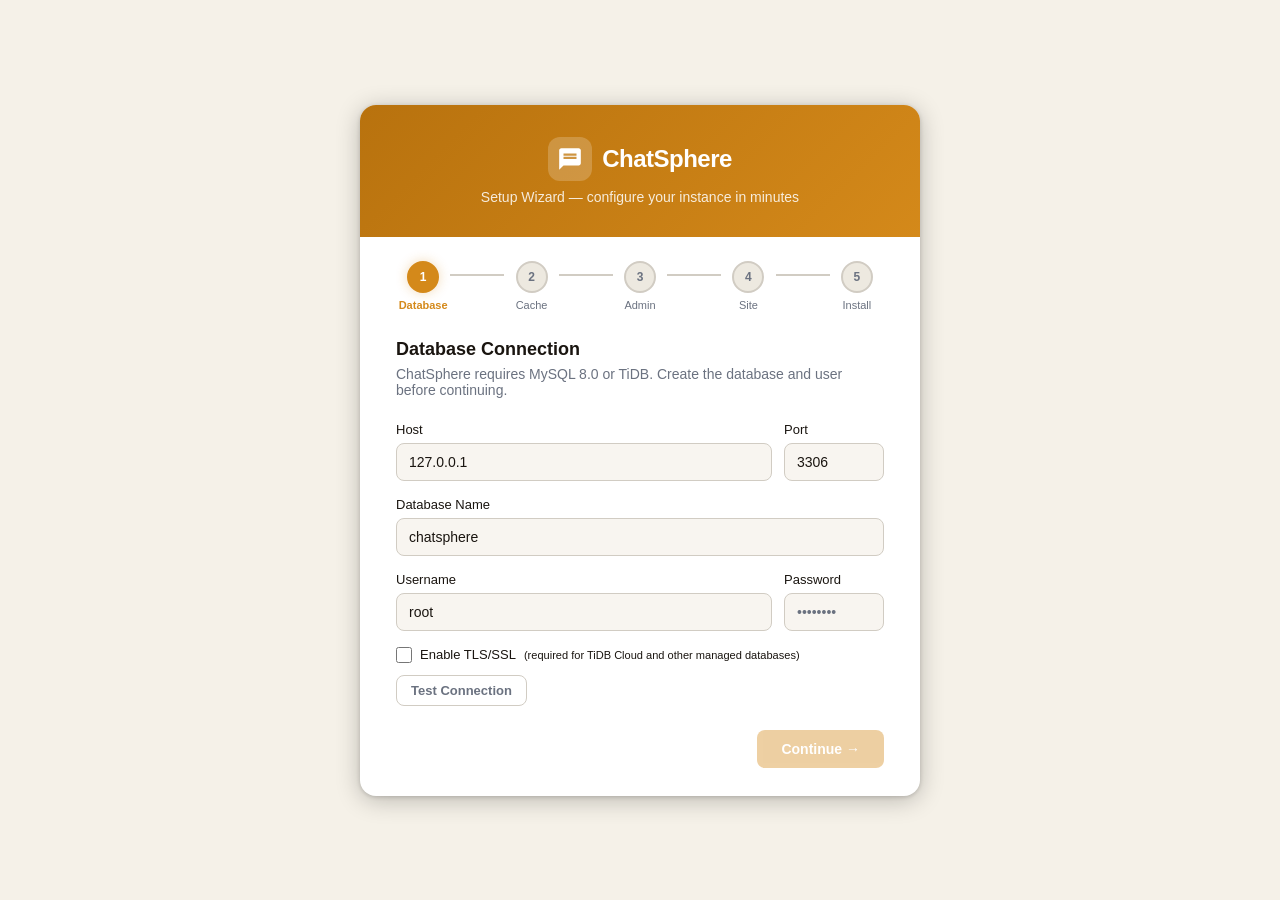
<file: web/installer/index.html>
<!DOCTYPE html>
<html lang="en">
<head>
<meta charset="UTF-8">
<meta name="viewport" content="width=device-width, initial-scale=1.0">
<title>ChatSphere — Setup</title>
<style>
*,*::before,*::after{box-sizing:border-box;margin:0;padding:0}
:root{
  --bg:#0e1017;--surface:#161b27;--surface-2:#1c2333;--surface-3:#252d40;
  --fg:#e8eaf0;--fg-muted:#8892a4;
  --accent:#f5a623;--accent-dim:rgba(245,166,35,.15);--accent-glow:rgba(245,166,35,.35);--accent-dark:#d4891a;
  --border:#2a3347;--red:#ef4444;--green:#22c55e;--green-dim:rgba(34,197,94,.15);
  color-scheme:dark;
}
@media(prefers-color-scheme:light){
  :root:not([data-theme="dark"]){
    --bg:#f5f1e8;--surface:#fff;--surface-2:#f8f5f0;--surface-3:#ede9e0;
    --fg:#1a1510;--fg-muted:#6b7280;
    --accent:#d4891a;--accent-dim:rgba(212,137,26,.12);--accent-glow:rgba(212,137,26,.3);--accent-dark:#b8720e;
    --border:#d1ccc3;
    color-scheme:light;
  }
}
:root[data-theme="dark"]{
  --bg:#0e1017;--surface:#161b27;--surface-2:#1c2333;--surface-3:#252d40;
  --fg:#e8eaf0;--fg-muted:#8892a4;
  --accent:#f5a623;--accent-dim:rgba(245,166,35,.15);--accent-glow:rgba(245,166,35,.35);--accent-dark:#d4891a;
  --border:#2a3347;
  color-scheme:dark;
}
body{font-family:-apple-system,BlinkMacSystemFont,'Segoe UI',sans-serif;background:var(--bg);color:var(--fg);min-height:100vh;display:flex;align-items:center;justify-content:center;padding:24px}
.card{background:var(--surface);border-radius:16px;box-shadow:0 4px 24px rgba(0,0,0,.24),0 1px 4px rgba(0,0,0,.16);width:100%;max-width:560px;overflow:hidden}
.card-header{background:linear-gradient(135deg,var(--accent-dark),var(--accent));padding:32px 36px;text-align:center}
.logo{display:inline-flex;align-items:center;gap:10px;margin-bottom:8px}
.logo-icon{width:44px;height:44px;background:rgba(255,255,255,.2);border-radius:12px;display:flex;align-items:center;justify-content:center}
.logo-icon svg{width:26px;height:26px;fill:white}
.logo-name{font-size:24px;font-weight:700;color:white;letter-spacing:-.5px}
.subtitle{color:rgba(255,255,255,.85);font-size:14px}
.stepper{display:flex;align-items:center;justify-content:center;padding:24px 36px 0;gap:0}
.step{display:flex;flex-direction:column;align-items:center;gap:6px;flex:1}
.step-circle{width:32px;height:32px;border-radius:50%;border:2px solid var(--border);background:var(--surface-3);display:flex;align-items:center;justify-content:center;font-size:12px;font-weight:600;color:var(--fg-muted);transition:all .3s;position:relative;z-index:1}
.step.active .step-circle{border-color:var(--accent);background:var(--accent);color:white;box-shadow:0 0 12px var(--accent-glow)}
.step.done .step-circle{border-color:var(--green);background:var(--green);color:white}
.step-line{flex:1;height:2px;background:var(--border);margin-bottom:22px;transition:background .3s}
.step.done+.step-line,.step-line.done{background:var(--green)}
.step-label{font-size:11px;color:var(--fg-muted);white-space:nowrap}
.step.active .step-label{color:var(--accent);font-weight:600}
.card-body{padding:28px 36px}
.panel{display:none}.panel.active{display:block}
h2{font-size:18px;font-weight:700;margin-bottom:6px}
.desc{color:var(--fg-muted);font-size:14px;margin-bottom:24px}
.form-group{margin-bottom:16px}
.form-row{display:grid;grid-template-columns:1fr 100px;gap:12px}
label{display:block;font-size:13px;font-weight:500;margin-bottom:6px;color:var(--fg)}
input{width:100%;padding:10px 12px;border:1.5px solid var(--border);border-radius:8px;font-size:14px;outline:none;transition:border-color .2s,box-shadow .2s;background:var(--surface-2);color:var(--fg)}
input:focus{border-color:var(--accent);box-shadow:0 0 0 3px var(--accent-dim)}
input.error{border-color:var(--red)}
input::placeholder{color:var(--fg-muted)}
.error-msg{color:var(--red);font-size:12px;margin-top:4px;display:none}
.error-msg.visible{display:block}
.toggle-row{display:flex;align-items:center;justify-content:space-between;padding:12px 0;border-bottom:1px solid var(--border)}
.toggle-row:last-child{border-bottom:none}
.toggle-label{font-size:14px}
.toggle{position:relative;display:inline-flex;width:40px;height:22px}
.toggle input{opacity:0;width:0;height:0}
.slider{position:absolute;inset:0;background:var(--surface-3);border-radius:11px;cursor:pointer;transition:.3s}
.slider::before{content:'';position:absolute;width:16px;height:16px;left:3px;top:3px;background:var(--fg-muted);border-radius:50%;transition:.3s}
.toggle input:checked+.slider{background:var(--green)}
.toggle input:checked+.slider::before{transform:translateX(18px);background:white}
.btn{display:inline-flex;align-items:center;justify-content:center;gap:8px;padding:11px 24px;border-radius:8px;font-size:14px;font-weight:600;cursor:pointer;border:none;transition:all .2s}
.btn-primary{background:var(--accent);color:white}.btn-primary:hover{background:var(--accent-dark)}
.btn-outline{background:transparent;color:var(--fg-muted);border:1.5px solid var(--border)}.btn-outline:hover{border-color:var(--accent);color:var(--accent)}
.btn-sm{padding:7px 14px;font-size:13px}
.btn:disabled{opacity:.4;cursor:not-allowed;pointer-events:none}
.actions{display:flex;justify-content:space-between;margin-top:24px}
.test-row{display:flex;align-items:center;gap:10px;margin-top:-4px;margin-bottom:16px}
.badge{display:inline-flex;align-items:center;gap:5px;padding:4px 10px;border-radius:20px;font-size:12px;font-weight:500}
.badge-success{background:var(--green-dim);color:var(--green)}
.badge-error{background:rgba(239,68,68,.12);color:var(--red)}
.badge-testing{background:rgba(245,166,35,.12);color:var(--accent)}
.log-box{background:#0a0d14;border-radius:8px;padding:16px;font-family:'Courier New',monospace;font-size:12px;color:var(--fg-muted);min-height:120px;max-height:200px;overflow-y:auto;line-height:1.8}
.log-line{margin:0}.log-line.ok{color:var(--green)}.log-line.err{color:var(--red)}.log-line.info{color:#38bdf8}
.progress{background:var(--surface-3);border-radius:4px;height:6px;margin:16px 0;overflow:hidden}
.progress-bar{height:100%;background:var(--accent);border-radius:4px;transition:width .4s}
.success-icon{width:72px;height:72px;background:var(--green-dim);border-radius:50%;display:flex;align-items:center;justify-content:center;margin:0 auto 20px}
.link-box{background:var(--surface-2);border:1.5px solid var(--border);border-radius:8px;padding:12px 16px;font-size:13px;color:var(--fg-muted);display:flex;align-items:center;justify-content:space-between;margin-bottom:10px}
.link-box a{color:var(--accent);font-weight:600;text-decoration:none}
.link-box a:hover{text-decoration:underline}
</style>
</head>
<body>
<div class="card">
  <div class="card-header">
    <div class="logo">
      <div class="logo-icon">
        <svg viewBox="0 0 24 24"><path d="M20 2H4c-1.1 0-2 .9-2 2v18l4-4h14c1.1 0 2-.9 2-2V4c0-1.1-.9-2-2-2zm-2 10H6v-2h12v2zm0-3H6V7h12v2z"/></svg>
      </div>
      <span class="logo-name">ChatSphere</span>
    </div>
    <div class="subtitle">Setup Wizard — configure your instance in minutes</div>
  </div>

  <!-- Stepper -->
  <div class="stepper">
    <div class="step active" id="s1"><div class="step-circle">1</div><div class="step-label">Database</div></div>
    <div class="step-line" id="l1"></div>
    <div class="step" id="s2"><div class="step-circle">2</div><div class="step-label">Cache</div></div>
    <div class="step-line" id="l2"></div>
    <div class="step" id="s3"><div class="step-circle">3</div><div class="step-label">Admin</div></div>
    <div class="step-line" id="l3"></div>
    <div class="step" id="s4"><div class="step-circle">4</div><div class="step-label">Site</div></div>
    <div class="step-line" id="l4"></div>
    <div class="step" id="s5"><div class="step-circle">5</div><div class="step-label">Install</div></div>
  </div>

  <div class="card-body">

    <!-- Panel 1: Database -->
    <div class="panel active" id="p1">
      <h2>Database Connection</h2>
      <p class="desc">ChatSphere requires MySQL 8.0 or TiDB. Create the database and user before continuing.</p>
      <div class="form-row">
        <div class="form-group">
          <label>Host</label>
          <input id="db-host" value="127.0.0.1" placeholder="127.0.0.1" oninput="$('btn-step2').disabled=true">
          <div class="error-msg" id="db-host-err">Host is required</div>
        </div>
        <div class="form-group">
          <label>Port</label>
          <input id="db-port" value="3306" placeholder="3306" type="number" oninput="$('btn-step2').disabled=true">
        </div>
      </div>
      <div class="form-group">
        <label>Database Name</label>
        <input id="db-name" value="chatsphere" placeholder="chatsphere" oninput="$('btn-step2').disabled=true">
        <div class="error-msg" id="db-name-err">Database name is required</div>
      </div>
      <div class="form-row">
        <div class="form-group">
          <label>Username</label>
          <input id="db-user" value="root" placeholder="root" oninput="$('btn-step2').disabled=true">
          <div class="error-msg" id="db-user-err">Username is required</div>
        </div>
        <div class="form-group">
          <label>Password</label>
          <input id="db-pass" type="password" placeholder="••••••••" oninput="$('btn-step2').disabled=true">
        </div>
      </div>
      <div class="form-group">
        <label style="display:flex;align-items:center;gap:8px;cursor:pointer">
          <input type="checkbox" id="db-tls" style="width:16px;height:16px">
          Enable TLS/SSL <span style="color:var(--muted);font-size:0.85em">(required for TiDB Cloud and other managed databases)</span>
        </label>
      </div>
      <div class="test-row">
        <button class="btn btn-outline btn-sm" onclick="testDB()">Test Connection</button>
        <span id="db-status"></span>
      </div>
      <div class="actions">
        <span></span>
        <button class="btn btn-primary" id="btn-step2" onclick="goStep(2)" disabled>Continue →</button>
      </div>
    </div>

    <!-- Panel 2: Redis / Cache -->
    <div class="panel" id="p2">
      <h2>Cache (Redis)</h2>
      <p class="desc">Redis stores real-time messages and online-user presence. Compatible with Upstash Redis.</p>
      <div class="form-row">
        <div class="form-group">
          <label>Host</label>
          <input id="r-host" value="127.0.0.1" placeholder="127.0.0.1" oninput="$('btn-step3').disabled=true">
          <div class="error-msg" id="r-host-err">Host is required</div>
        </div>
        <div class="form-group">
          <label>Port</label>
          <input id="r-port" value="6379" placeholder="6379" type="number" oninput="$('btn-step3').disabled=true">
        </div>
      </div>
      <div class="form-row">
        <div class="form-group">
          <label>Password</label>
          <input id="r-pass" type="password" placeholder="Leave empty if none" oninput="$('btn-step3').disabled=true">
        </div>
        <div class="form-group">
          <label>DB Index</label>
          <input id="r-db" value="0" placeholder="0" type="number" oninput="$('btn-step3').disabled=true">
        </div>
      </div>
      <div class="form-group">
        <label style="display:flex;align-items:center;gap:8px;cursor:pointer">
          <input type="checkbox" id="r-tls" style="width:16px;height:16px">
          Enable TLS/SSL <span style="color:var(--muted);font-size:0.85em">(required for Upstash Redis and other managed Redis services)</span>
        </label>
      </div>
      <div class="test-row">
        <button class="btn btn-outline btn-sm" onclick="testRedis()">Test Connection</button>
        <span id="r-status"></span>
      </div>
      <div class="actions">
        <button class="btn btn-outline" onclick="goStep(1)">← Back</button>
        <button class="btn btn-primary" id="btn-step3" onclick="goStep(3)" disabled>Continue →</button>
      </div>
    </div>

    <!-- Panel 3: Admin Account -->
    <div class="panel" id="p3">
      <h2>Admin Account</h2>
      <p class="desc">Create the super-administrator account. Keep these credentials safe.</p>
      <div class="form-group"><label>Username</label><input id="a-user" placeholder="admin" autocomplete="off"><div class="error-msg" id="a-user-err">Username is required</div></div>
      <div class="form-group"><label>Email (optional)</label><input id="a-email" type="email" placeholder="admin@example.com"></div>
      <div class="form-group"><label>Password</label><input id="a-pass" type="password" placeholder="Minimum 6 characters" autocomplete="new-password"><div class="error-msg" id="a-pass-err">Password must be at least 6 characters</div></div>
      <div class="form-group"><label>Confirm Password</label><input id="a-pass2" type="password" placeholder="Repeat password" autocomplete="new-password"><div class="error-msg" id="a-pass2-err">Passwords do not match</div></div>
      <div class="actions">
        <button class="btn btn-outline" onclick="goStep(2)">← Back</button>
        <button class="btn btn-primary" onclick="goStep(4)">Continue →</button>
      </div>
    </div>

    <!-- Panel 4: Site Settings -->
    <div class="panel" id="p4">
      <h2>Site Settings</h2>
      <p class="desc">Configure your instance name and default chat channel.</p>
      <div class="form-group"><label>Site Name</label><input id="site-name" value="ChatSphere" placeholder="My Community Chat"><div class="error-msg" id="site-name-err">Site name is required</div></div>
      <div class="form-group"><label>Notice / Welcome Message</label><input id="site-notice" value="Friendly chat. No ads, no spam, no links." placeholder="Displayed in the chat banner"></div>
      <div class="form-group"><label>Default Channel Name</label><input id="ch-name" value="Global Chat" placeholder="General"><div class="error-msg" id="ch-name-err">Channel name is required</div></div>
      <div class="form-group"><label>Channel Slug (URL-safe)</label><input id="ch-slug" value="general" placeholder="general" oninput="this.value=this.value.toLowerCase().replace(/[^a-z0-9-]/g,'')"><div class="error-msg" id="ch-slug-err">Channel slug is required</div></div>
      <div class="form-group"><label>Telegram Link (optional)</label><input id="tg-url" placeholder="https://t.me/yourcommunity"></div>
      <div class="form-group">
        <div class="toggle-row">
          <span class="toggle-label">Allow anonymous users to chat</span>
          <label class="toggle"><input type="checkbox" id="anon" checked><span class="slider"></span></label>
        </div>
      </div>
      <div class="form-row">
        <div class="form-group"><label>Server Host</label><input id="srv-host" value="0.0.0.0" placeholder="0.0.0.0"></div>
        <div class="form-group"><label>Port</label><input id="srv-port" value="8080" type="number" placeholder="8080"></div>
      </div>
      <div class="actions">
        <button class="btn btn-outline" onclick="goStep(3)">← Back</button>
        <button class="btn btn-primary" onclick="startInstall()">Install →</button>
      </div>
    </div>

    <!-- Panel 5: Installing -->
    <div class="panel" id="p5">
      <h2>Installing ChatSphere…</h2>
      <p class="desc">Please wait while we set everything up.</p>
      <div class="progress"><div class="progress-bar" id="prog" style="width:0%"></div></div>
      <div class="log-box" id="log"></div>
      <div id="done-block" style="display:none;margin-top:24px">
        <div class="success-icon">
          <svg width="36" height="36" fill="none" viewBox="0 0 24 24"><path d="M20 6L9 17l-5-5" stroke="#22c55e" stroke-width="2.5" stroke-linecap="round" stroke-linejoin="round"/></svg>
        </div>
        <h2 style="text-align:center;margin-bottom:6px">Installation Complete!</h2>
        <p class="desc" style="text-align:center;margin-bottom:20px">ChatSphere is ready. The server is restarting…</p>
        <div class="link-box"><span>Admin Panel</span><a id="admin-link" href="/admin" target="_blank">Open Admin →</a></div>
        <div class="link-box"><span>Embed Widget</span><a href="/admin" target="_blank">View Embed Code →</a></div>
        <div style="margin-top:16px;text-align:center">
          <button class="btn btn-primary" onclick="window.location='/admin'">Go to Admin Panel</button>
        </div>
      </div>
    </div>

  </div>
</div>

<script>
const $ = id => document.getElementById(id)
const v = id => $(id)?.value?.trim() ?? ''

function badge(el, type, msg) {
  const colors = {ok:'badge-success',error:'badge-error',testing:'badge-testing'}
  el.innerHTML = `<span class="badge ${colors[type]}">${msg}</span>`
}

function setFieldError(inputId, errId, msg) {
  const inp = $(inputId), err = $(errId)
  if (msg) {
    inp && inp.classList.add('error')
    if (err) { err.textContent = msg; err.classList.add('visible') }
  } else {
    inp && inp.classList.remove('error')
    if (err) err.classList.remove('visible')
  }
}

function clearErrors(...ids) {
  ids.forEach(id => {
    const inp = $(id)
    inp && inp.classList.remove('error')
    const err = $(id + '-err')
    err && err.classList.remove('visible')
  })
}

async function testDB() {
  clearErrors('db-host', 'db-name', 'db-user')
  const el = $('db-status')
  badge(el, 'testing', 'Testing…')
  try {
    const r = await fetch('/setup/test-db', {
      method: 'POST',
      headers: {'Content-Type': 'application/json'},
      body: JSON.stringify({host:v('db-host'), port:+v('db-port'), name:v('db-name'), user:v('db-user'), password:v('db-pass'), tls:$('db-tls').checked})
    })
    const d = await r.json()
    if (d.ok) {
      badge(el, 'ok', '✓ Connected')
      $('btn-step2').disabled = false
    } else {
      badge(el, 'error', '✗ ' + d.error)
      $('btn-step2').disabled = true
    }
  } catch(e) {
    badge(el, 'error', '✗ ' + e.message)
    $('btn-step2').disabled = true
  }
}

async function testRedis() {
  clearErrors('r-host')
  const el = $('r-status')
  badge(el, 'testing', 'Testing…')
  try {
    const r = await fetch('/setup/test-redis', {
      method: 'POST',
      headers: {'Content-Type': 'application/json'},
      body: JSON.stringify({host:v('r-host'), port:+v('r-port'), password:v('r-pass'), db:+v('r-db'), tls:$('r-tls').checked})
    })
    const d = await r.json()
    if (d.ok) {
      badge(el, 'ok', '✓ Connected')
      $('btn-step3').disabled = false
    } else {
      badge(el, 'error', '✗ ' + d.error)
      $('btn-step3').disabled = true
    }
  } catch(e) {
    badge(el, 'error', '✗ ' + e.message)
    $('btn-step3').disabled = true
  }
}

function goStep(n) {
  if (n === 2 && !validate1()) return
  if (n === 3 && !validate2()) return
  if (n === 4 && !validate3()) return

  for (let i = 1; i <= 5; i++) {
    $('p' + i).classList.toggle('active', i === n)
    $('s' + i).className = 'step' + (i < n ? ' done' : '') + (i === n ? ' active' : '')
    const circle = $('s' + i).querySelector('.step-circle')
    circle.textContent = i < n ? '✓' : i
    if (i < 5) $('l' + i).className = 'step-line' + (i < n ? ' done' : '')
  }
}

function validate1() {
  let ok = true
  if (!v('db-host')) { setFieldError('db-host', 'db-host-err', 'Host is required'); ok = false }
  if (!v('db-name')) { setFieldError('db-name', 'db-name-err', 'Database name is required'); ok = false }
  if (!v('db-user')) { setFieldError('db-user', 'db-user-err', 'Username is required'); ok = false }
  return ok
}

function validate2() {
  if (!v('r-host')) { setFieldError('r-host', 'r-host-err', 'Host is required'); return false }
  return true
}

function validate3() {
  clearErrors('a-user', 'a-pass', 'a-pass2')
  let ok = true
  if (!v('a-user')) { setFieldError('a-user', 'a-user-err', 'Username is required'); ok = false }
  if (!v('a-pass')) { setFieldError('a-pass', 'a-pass-err', 'Password is required'); ok = false }
  else if (v('a-pass').length < 6) { setFieldError('a-pass', 'a-pass-err', 'Password must be at least 6 characters'); ok = false }
  else if (v('a-pass') !== v('a-pass2')) { setFieldError('a-pass2', 'a-pass2-err', 'Passwords do not match'); ok = false }
  return ok
}

function validate4() {
  clearErrors('site-name', 'ch-name', 'ch-slug')
  let ok = true
  if (!v('site-name')) { setFieldError('site-name', 'site-name-err', 'Site name is required'); ok = false }
  if (!v('ch-name')) { setFieldError('ch-name', 'ch-name-err', 'Channel name is required'); ok = false }
  if (!v('ch-slug')) { setFieldError('ch-slug', 'ch-slug-err', 'Channel slug is required'); ok = false }
  return ok
}

function log(msg, type = '') {
  const box = $('log')
  const line = document.createElement('div')
  line.className = 'log-line ' + type
  line.textContent = new Date().toLocaleTimeString() + '  ' + msg
  box.appendChild(line)
  box.scrollTop = box.scrollHeight
}

function setProgress(p) { $('prog').style.width = p + '%' }

async function startInstall() {
  if (!validate4()) return
  goStep(5)
  setProgress(5)

  const payload = {
    server_host: v('srv-host'), server_port: +v('srv-port'), debug: false,
    db_host: v('db-host'), db_port: +v('db-port'), db_name: v('db-name'),
    db_user: v('db-user'), db_password: v('db-pass'), db_tls: $('db-tls').checked,
    redis_host: v('r-host'), redis_port: +v('r-port'),
    redis_password: v('r-pass'), redis_db: +v('r-db'), redis_tls: $('r-tls').checked,
    admin_username: v('a-user'), admin_password: v('a-pass'), admin_email: v('a-email'),
    site_name: v('site-name'), notice: v('site-notice'),
    channel_name: v('ch-name'), channel_slug: v('ch-slug'),
    telegram_url: v('tg-url'), allow_anonymous: $('anon').checked
  }

  try {
    const res = await fetch('/api/setup/install', {
      method: 'POST',
      headers: {'Content-Type': 'application/json'},
      body: JSON.stringify(payload)
    })

    if (!res.ok) {
      const t = await res.text()
      log('Server error: ' + t, 'err')
      return
    }

    const reader = res.body.getReader()
    const decoder = new TextDecoder()
    let buf = ''
    let prog = 5

    while (true) {
      const { done, value } = await reader.read()
      if (done) break
      buf += decoder.decode(value, { stream: true })
      const parts = buf.split('\n\n')
      buf = parts.pop()
      for (const part of parts) {
        const dataLine = part.split('\n').find(l => l.startsWith('data: '))
        if (!dataLine) continue
        try {
          const e = JSON.parse(dataLine.slice(6))
          if (e.type === 'log') {
            log(e.msg, 'info')
            prog = Math.min(90, prog + 17)
            setProgress(prog)
          } else if (e.type === 'error') {
            log('Error: ' + e.msg, 'err')
          } else if (e.type === 'done' && e.ok) {
            setProgress(100)
            log('Installation complete!', 'ok')
            setTimeout(() => {
              $('done-block').style.display = 'block'
              $('admin-link').href = `http://${location.hostname}:${payload.server_port}/admin`
            }, 600)
          }
        } catch {}
      }
    }
  } catch(e) {
    log('Request failed: ' + e.message, 'err')
  }
}
</script>
</body>
</html>
</file>
